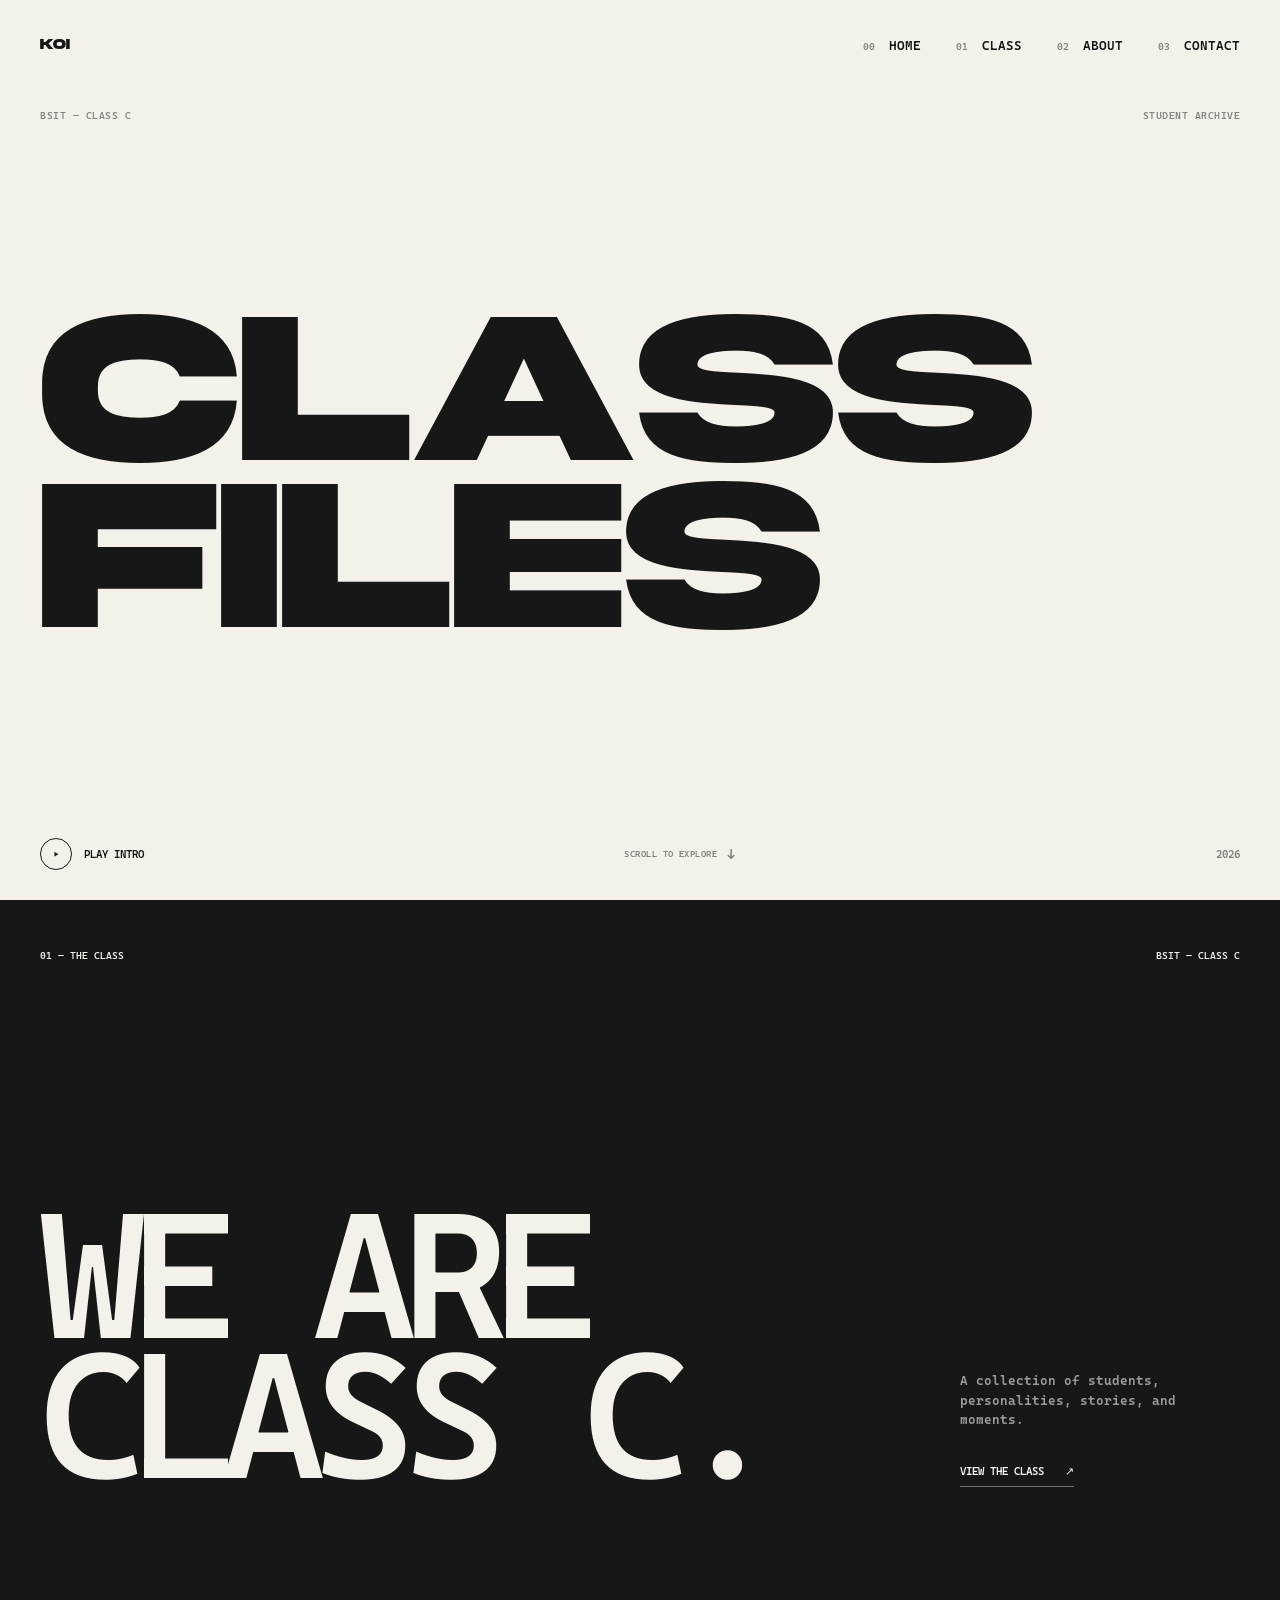
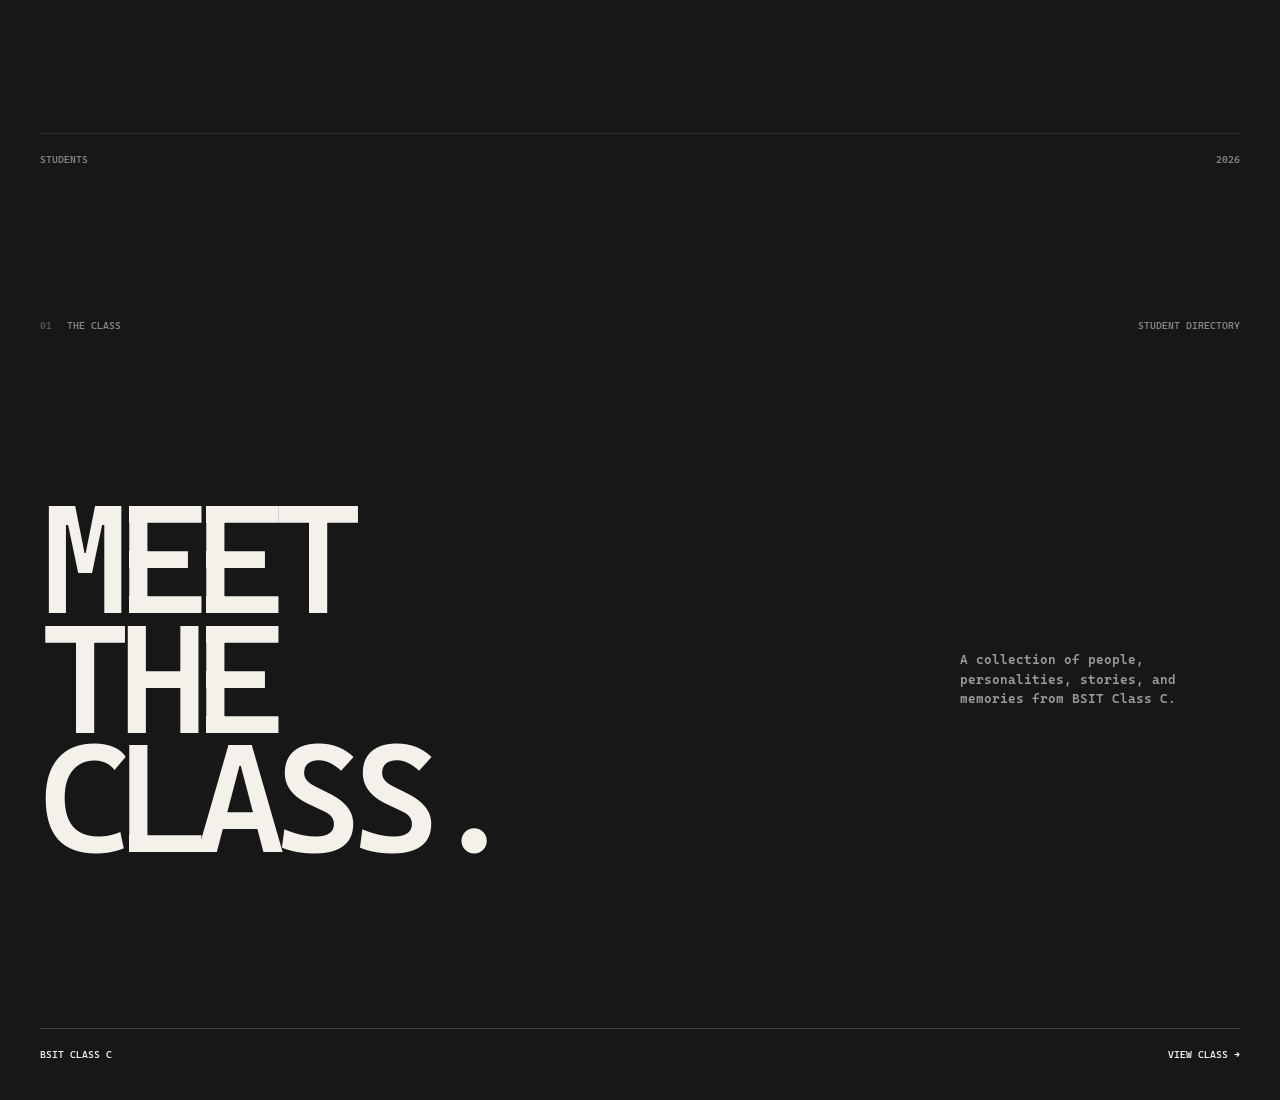
<file: index.html>
<!DOCTYPE html>
<html lang="en">
<head>
    <meta charset="UTF-8">
    <meta name="viewport" content="width=device-width, initial-scale=1.0">

    <title>BSIT C FILES</title>

    <link rel="stylesheet" href="home.css">
</head>

<body>
    <header class="navbar">

        <a href="index.html" class="logo">
            koi
        </a>

        <nav class="nav-links">
            <a href="index.html">
                <span>00</span>
                HOME
            </a>

            <a href="class.html">
                <span>01</span>
                CLASS
            </a>

            <a href="about.html">
                <span>02</span>
                ABOUT
            </a>

            <a href="contact.html">
                <span>03</span>
                CONTACT
            </a>
        </nav>

        <button
            class="menu-button"
            id="menuButton"
            aria-label="Open menu"
            aria-expanded="false"
        >
            <span></span>
            <span></span>
        </button>

    </header>
    
    <div class="menu-overlay" id="menuOverlay">

        <div class="menu-header">

            <div class="menu-logo">
                CLASS C FILES
            </div>

            <button
                class="close-button"
                id="closeButton"
                aria-label="Close menu"
            >
                CLOSE
            </button>

        </div>


        <nav class="fullscreen-nav">

            <a href="index.html">
                <span>00</span>
                HOME
            </a>

            <a href="class.html">
                <span>01</span>
                CLASS
            </a>

            <a href="about.html">
                <span>02</span>
                ABOUT
            </a>

            <a href="contact.html">
                <span>03</span>
                CONTACT
            </a>

        </nav>


        <div class="menu-footer">

            <span>BSIT — CLASS C</span>
            <span>2026</span>

        </div>

    </div>


    <div class="menu-overlay" id="menuOverlay">

        <div class="menu-header">

            <div class="menu-logo">
                CLASS C FILES
            </div>

            <button
                class="close-button"
                id="closeButton"
                aria-label="Close menu"
            >
                CLOSE
            </button>

        </div>


        <nav class="fullscreen-nav">


            <a href="index.html">
                <span>00</span>
                HOME
            </a>
            
            <a href="class.html">
                <span>01</span>
                CLASS
            </a>

            <a href="about.html">
                <span>02</span>
                ABOUT
            </a>

            <a href="contact.html">
                <span>03</span>
                CONTACT
            </a>

        </nav>


        <div class="menu-footer">
            <span>BSIT — CLASS C</span>
            <span>2026</span>
        </div>

    </div>

    <main>
        <audio id="classSong" preload="metadata" loop src="class-song.mp3"></audio>
        <section class="hero" id="home">

            <div class="hero-top">
                <span>BSIT — CLASS C</span>
                <span>STUDENT ARCHIVE</span>
            </div>


            <div class="hero-title">

                <h1>CLASS</h1>
                <h1>FILES</h1>

            </div>


            <div class="hero-bottom">

                <button class="play-button" id="playButton">

                    <span class="play-icon">▶</span>

                    <span class="play-text">
                        PLAY INTRO
                    </span>

                </button>


                <div class="scroll-indicator">

                    <span>
                        SCROLL TO EXPLORE
                    </span>

                    <span class="scroll-arrow">
                        ↓
                    </span>

                </div>


                <span class="hero-year">
                    2026
                </span>

            </div>

        </section>


        <section class="class-intro" id="class">

            <div class="class-intro-top">

                <span>
                    01 — THE CLASS
                </span>

                <span>
                    BSIT — CLASS C
                </span>

            </div>


            <div class="class-intro-content">

                <h2>
                    WE ARE<br>
                    CLASS C.
                </h2>


                <div class="class-intro-description">

                    <p>
                        A collection of students,
                        personalities, stories,
                        and moments.
                    </p>


                    <a
                        href="class.html"
                        class="class-link"
                    >
                        VIEW THE CLASS

                        <span>↗</span>
                    </a>

                </div>

            </div>


            <div class="class-intro-bottom">

                <span>
                    STUDENTS
                </span>

                <span>
                    2026
                </span>

            </div>

        </section>

        <section
            class="directory"
            id="directory"
        >

            <div class="directory-header">

                <div>

                    <span class="section-number">
                        01
                    </span>

                    <span>
                        THE CLASS
                    </span>

                </div>


                <span>
                    STUDENT DIRECTORY
                </span>

            </div>


            <div class="directory-intro">

                <h2>
                    MEET<br>
                    THE<br>
                    CLASS.
                </h2>


                <p>
                    A collection of people,
                    personalities, stories,
                    and memories from
                    BSIT Class C.
                </p>

            </div>


            <div class="directory-line"></div>


            <div class="directory-footer">

                <span>
                    BSIT CLASS C
                </span>


                <a href="class.html">
                    VIEW CLASS →
                </a>

            </div>

        </section>

    </main>


    <footer></footer>


    <script src="home.js"></script>

    

</body>
</html>
</file>
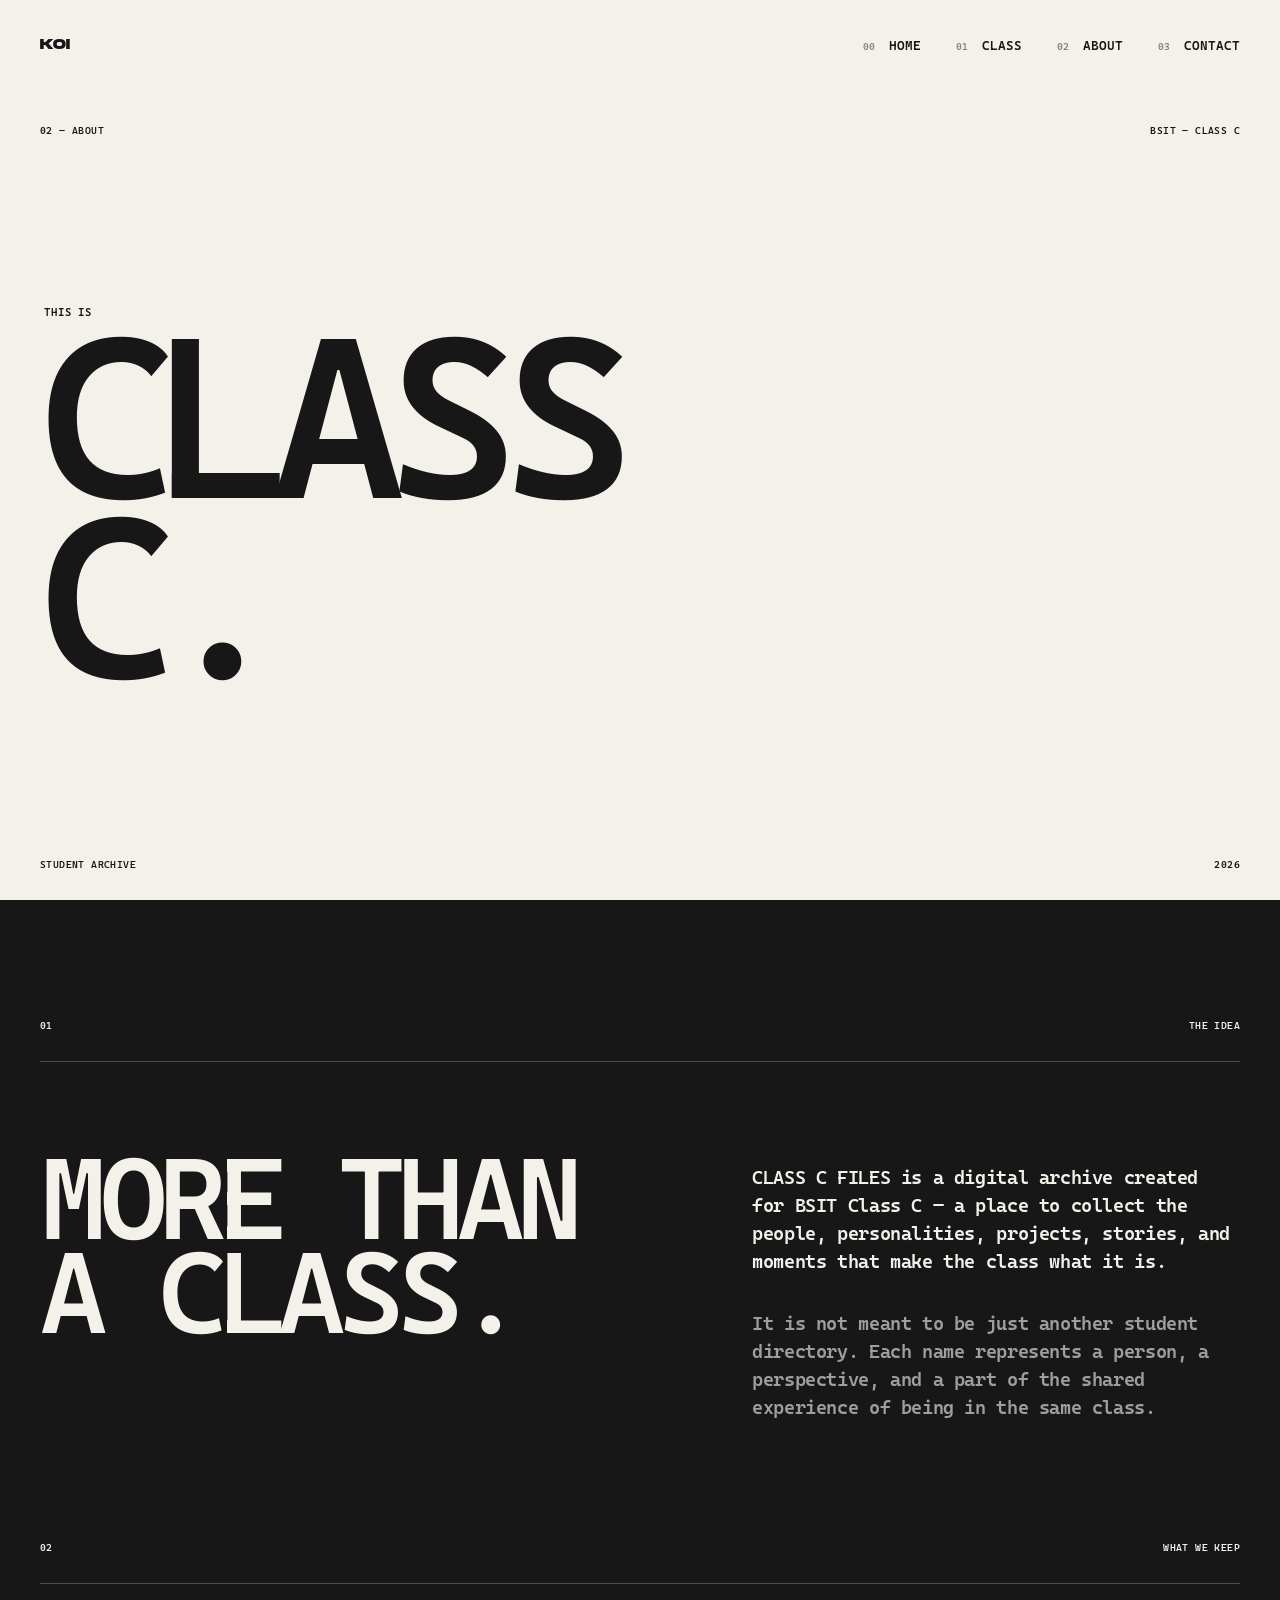
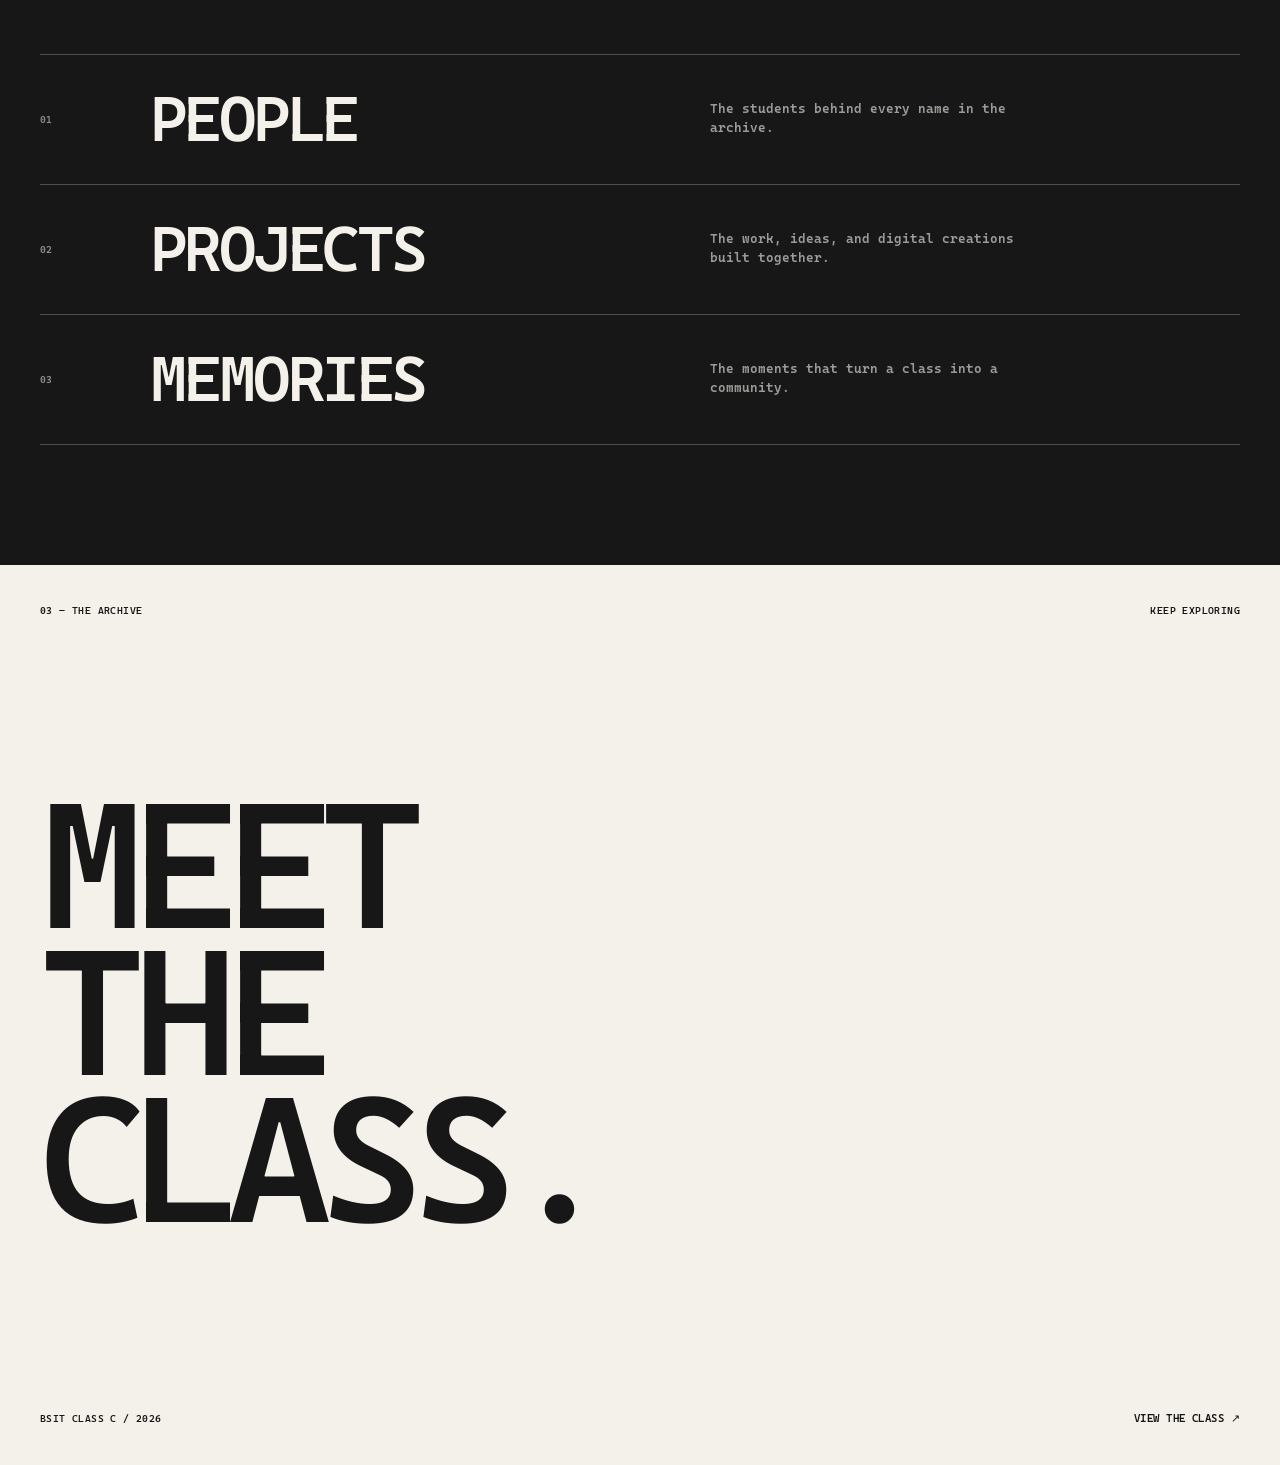
<file: about.html>
<!DOCTYPE html>
<html lang="en">
<head>
    <meta charset="UTF-8">
    <meta name="viewport" content="width=device-width, initial-scale=1.0">
    <meta name="description" content="About BSIT Class C — a student archive documenting people, projects, personalities, and memories.">
    <title>About — CLASS C FILES</title>
    <link rel="stylesheet" href="about.css">
</head>
<body class="about-page-body">

   <header class="navbar">

        <a href="index.html" class="logo">
            koi
        </a>

        <nav class="nav-links">
            <a href="index.html">
                <span>00</span>
                HOME
            </a>

            <a href="class.html">
                <span>01</span>
                CLASS
            </a>

            <a href="about.html">
                <span>02</span>
                ABOUT
            </a>

            <a href="contact.html">
                <span>03</span>
                CONTACT
            </a>
        </nav>

        <button
            class="menu-button"
            id="menuButton"
            aria-label="Open menu"
            aria-expanded="false"
        >
            <span></span>
            <span></span>
        </button>

    </header>

    <div class="menu-overlay" id="menuOverlay">

        <div class="menu-header">

            <div class="menu-logo">
                CLASS C FILES
            </div>

            <button
                class="close-button"
                id="closeButton"
                aria-label="Close menu"
            >
                CLOSE
            </button>

        </div>


        <nav class="fullscreen-nav">


            <a href="index.html">
                <span>00</span>
                HOME
            </a>
            <a href="class.html">
                <span>01</span>
                CLASS
            </a>

            <a href="about.html">
                <span>02</span>
                ABOUT
            </a>

            <a href="contact.html">
                <span>03</span>
                CONTACT
            </a>

        </nav>


        <div class="menu-footer">
            <span>BSIT — CLASS C</span>
            <span>2026</span>
        </div>

    </div>
    <main class="about-page">
        <section class="about-hero">
            <div class="about-topline">
                <span>02 — ABOUT</span>
                <span>BSIT — CLASS C</span>
            </div>

            <div class="about-title">
                <span>THIS IS</span>
                <h1>CLASS<br>C.</h1>
            </div>

            <div class="about-hero-bottom">
                <span>STUDENT ARCHIVE</span>
                <span>2026</span>
            </div>
        </section>

        <section class="about-story">
            <div class="about-section-label">
                <span>01</span>
                <span>THE IDEA</span>
            </div>

            <div class="about-story-grid">
                <h2>MORE THAN<br>A CLASS.</h2>
                <div class="about-copy">
                    <p>
                        CLASS C FILES is a digital archive created for BSIT Class C —
                        a place to collect the people, personalities, projects, stories,
                        and moments that make the class what it is.
                    </p>
                    <p>
                        It is not meant to be just another student directory. Each name
                        represents a person, a perspective, and a part of the shared
                        experience of being in the same class.
                    </p>
                </div>
            </div>
        </section>

        <section class="about-values">
            <div class="about-section-label">
                <span>02</span>
                <span>WHAT WE KEEP</span>
            </div>

            <div class="about-list">
                <div class="about-list-item">
                    <span>01</span>
                    <strong>PEOPLE</strong>
                    <p>The students behind every name in the archive.</p>
                </div>
                <div class="about-list-item">
                    <span>02</span>
                    <strong>PROJECTS</strong>
                    <p>The work, ideas, and digital creations built together.</p>
                </div>
                <div class="about-list-item">
                    <span>03</span>
                    <strong>MEMORIES</strong>
                    <p>The moments that turn a class into a community.</p>
                </div>
            </div>
        </section>

        <section class="about-end">
            <div class="about-end-top">
                <span>03 — THE ARCHIVE</span>
                <span>KEEP EXPLORING</span>
            </div>

            <h2>MEET<br>THE<br>CLASS.</h2>

            <div class="about-end-footer">
                <span>BSIT CLASS C / 2026</span>
                <a href="class.html">VIEW THE CLASS ↗</a>
            </div>
        </section>
    </main>

    <script src="about.js"></script>
    
</body>
</html>
</file>
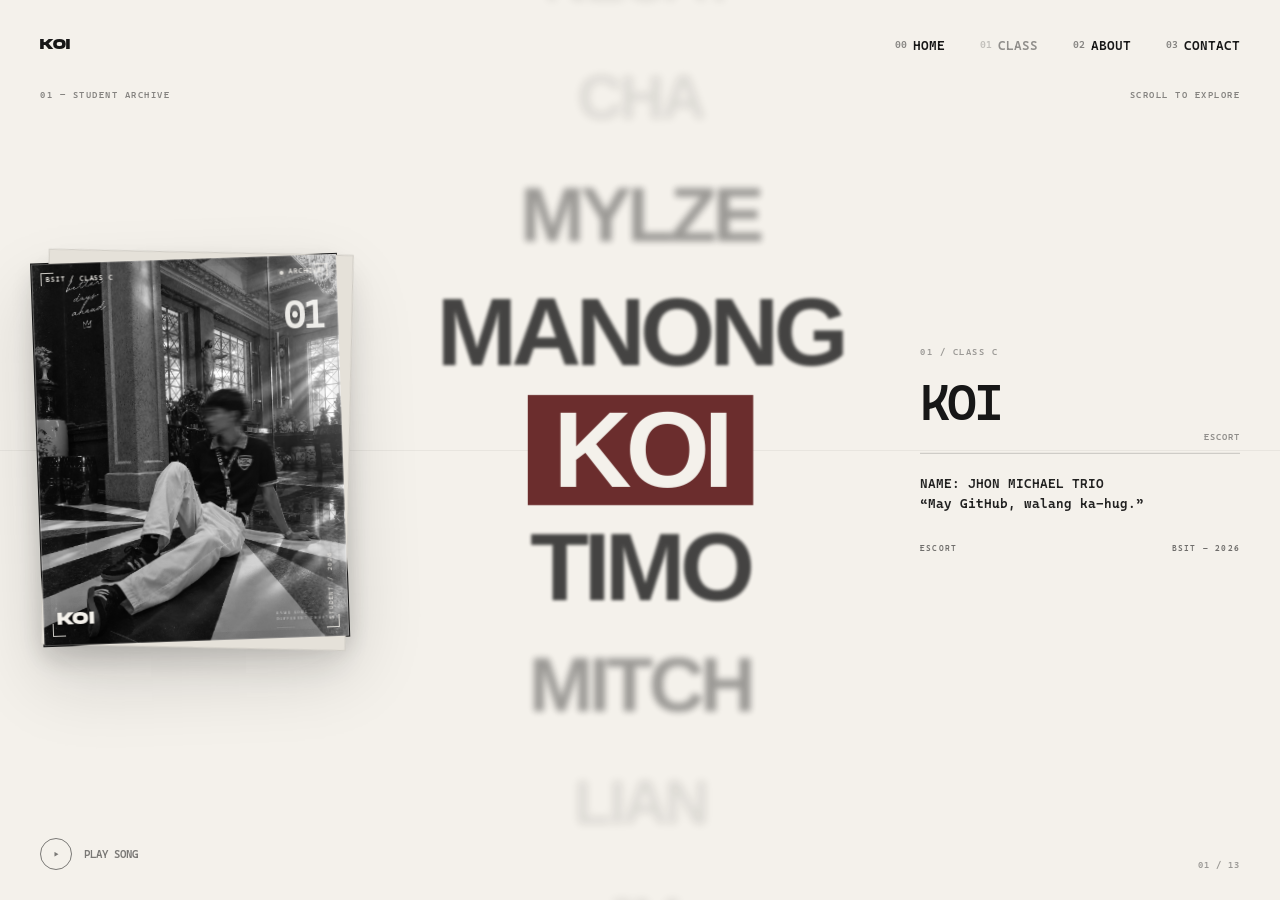
<file: class.html>
<!DOCTYPE html>
<html lang="en">
<head>
    <meta charset="UTF-8" />
    <meta name="viewport" content="width=device-width, initial-scale=1.0, maximum-scale=1.0, user-scalable=no" />
    <title>CLASS C — STUDENT ARCHIVE</title>
    <link rel="stylesheet" href="class.css" />
</head>
<body>
    <header class="navbar">
        <a href="index.html" class="logo">koi</a>
        <nav class="nav-links">
            <a href="index.html"><span>00</span>HOME</a>
            <a href="class.html" class="current"><span>01</span>CLASS</a>
            <a href="about.html"><span>02</span>ABOUT</a>
            <a href="contact.html"><span>03</span>CONTACT</a>
        </nav>
        <button class="menu-button" id="menuButton" aria-label="Open menu" aria-expanded="false">
            <span></span><span></span>
        </button>
    </header>

    <div class="menu-overlay" id="menuOverlay">
        <div class="menu-header">
            <div class="menu-logo">CLASS C FILES</div>
            <button class="close-button" id="closeButton" aria-label="Close menu">CLOSE</button>
        </div>
        <nav class="fullscreen-nav">
            <a href="index.html"><span>00</span>HOME</a>
            <a href="class.html"><span>01</span>CLASS</a>
            <a href="about.html"><span>02</span>ABOUT</a>
            <a href="contact.html"><span>03</span>CONTACT</a>
        </nav>
        <div class="menu-footer">
            <span>BSIT — CLASS C</span>
            <span>2026</span>
        </div>
    </div>

    <main class="archive-page">
        <div class="archive-top">
            <span>01 — STUDENT ARCHIVE</span>
            <span>SCROLL TO EXPLORE</span>
        </div>

        <div class="center-line"></div>

        <div class="student-photo-panel" id="photoPanel">
            <button class="nav-arrow prev" id="prevBtn" aria-label="Previous student">‹</button>
            <button class="nav-arrow next" id="nextBtn" aria-label="Next student">›</button>
        </div>

        <div class="student-info">
            <div class="info-content" id="infoContent">
                <span class="info-number" id="infoNumber">01 / CLASS C</span>
                <h2 class="info-name" id="infoName">KOI</h2>
                <div class="info-line"></div>
                <p class="info-description" id="infoDescription">Creative developer who enjoys building interactive digital experiences.</p>
                <div class="info-meta">
                    <span id="infoRole">STUDENT</span>
                    <span>BSIT — 2026</span>
                </div>
            </div>
        </div>

        <div class="student-viewport" id="studentViewport">
            <div class="student-list" id="studentList"></div>
        </div>

        <div class="scroll-hint" id="scrollHint">SCROLL ↓</div>
        <div class="page-counter">
            <strong id="currentNumber">01</strong> / <span id="totalNumber">10</span>
        </div>

        <audio id="classSong" preload="metadata" loop src="class-song.mp3"></audio>
        <button class="archive-play-button" id="playButton">
            <span class="play-icon">▶</span>
            <span class="play-text">PLAY SONG</span>
        </button>
    </main>

    <script src="class.js"></script>
</body>
</html>
</file>
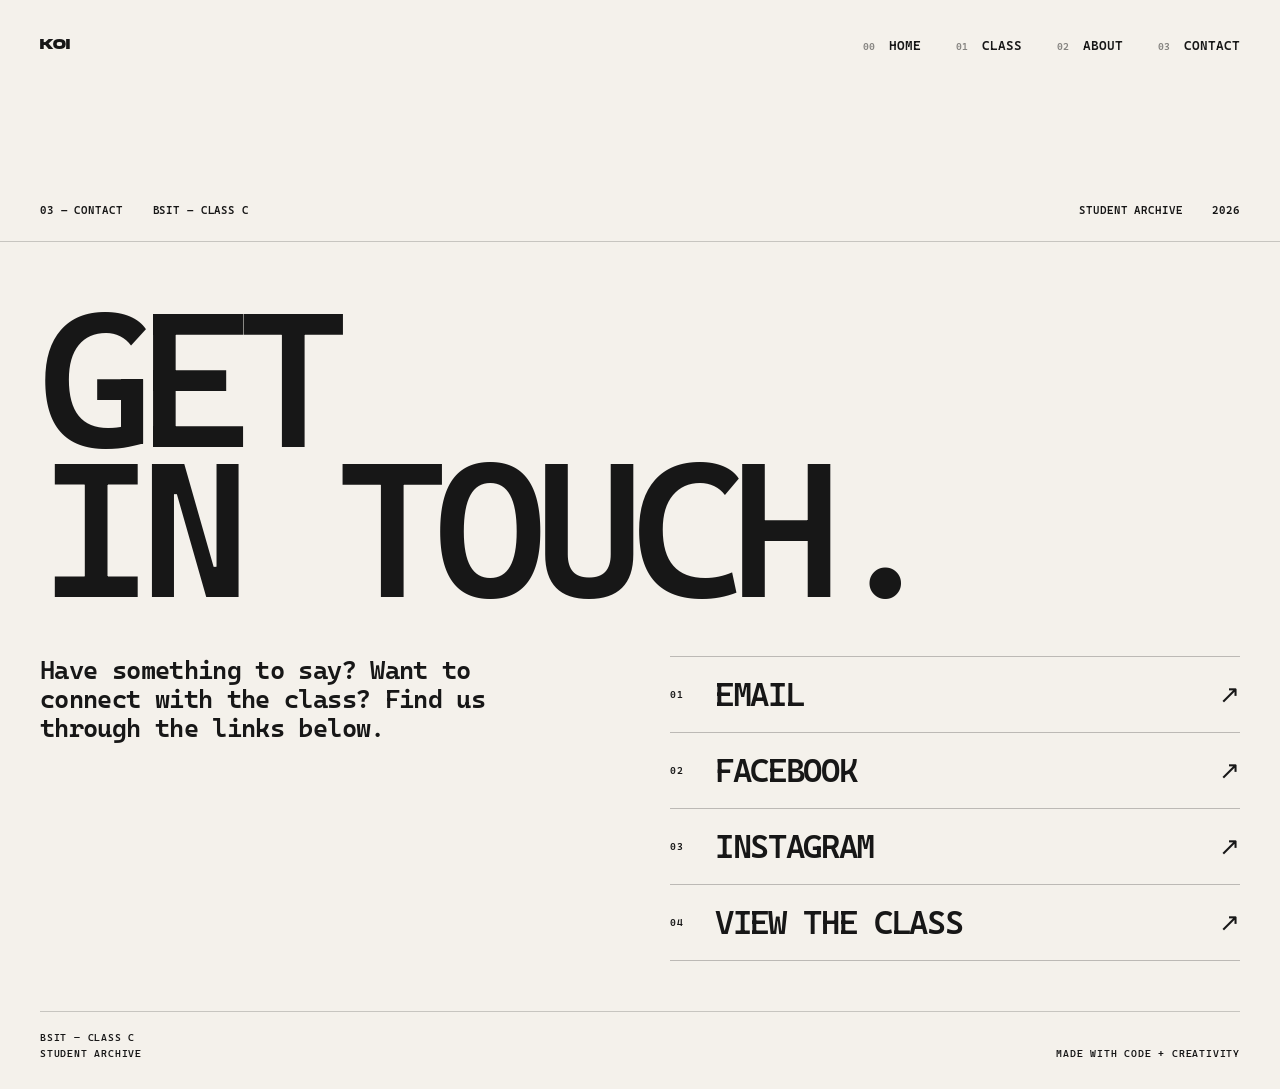
<file: contact.html>
<!DOCTYPE html>
<html lang="en">
<head>
    <meta charset="UTF-8">
    <meta name="viewport" content="width=device-width, initial-scale=1.0">

    <title>CONTACT — BSIT CLASS C</title>

    <link rel="stylesheet" href="contact.css">
</head>

<body>

   <header class="navbar">

        <a href="index.html" class="logo">
            koi
        </a>

        <nav class="nav-links">
            <a href="index.html">
                <span>00</span>
                HOME
            </a>

            <a href="class.html">
                <span>01</span>
                CLASS
            </a>

            <a href="about.html">
                <span>02</span>
                ABOUT
            </a>

            <a href="contact.html">
                <span>03</span>
                CONTACT
            </a>
        </nav>

        <button
            class="menu-button"
            id="menuButton"
            aria-label="Open menu"
            aria-expanded="false"
        >
            <span></span>
            <span></span>
        </button>

    </header>

    <div class="menu-overlay" id="menuOverlay">

        <div class="menu-header">

            <div class="menu-logo">
                CLASS C FILES
            </div>

            <button
                class="close-button"
                id="closeButton"
                aria-label="Close menu"
            >
                CLOSE
            </button>

        </div>


        <nav class="fullscreen-nav">

            <a href="index.html">
                <span>00</span>
                HOME
            </a>
            <a href="class.html">
                <span>01</span>
                CLASS
            </a>

            <a href="about.html">
                <span>02</span>
                ABOUT
            </a>

            <a href="contact.html">
                <span>03</span>
                CONTACT
            </a>

        </nav>


        <div class="menu-footer">
            <span>BSIT — CLASS C</span>
            <span>2026</span>
        </div>

    </div>

    <main class="contact-page">

        <div class="contact-top">

            <div class="contact-top-left">

                <span>03 — CONTACT</span>

                <span>BSIT — CLASS C</span>

            </div>

            <div class="contact-top-right">

                <span>STUDENT ARCHIVE</span>

                <span>2026</span>

            </div>

        </div>


        <section class="contact-main">

            <div class="contact-heading">

                <h1 class="line">
                    GET
                </h1>

                <h1 class="line">
                    IN TOUCH.
                </h1>

            </div>

            <div class="contact-middle">


                <div class="contact-intro">

                    <p>
                        Have something to say?
                        Want to connect with the class?
                        Find us through the links below.
                    </p>

                </div>


                <div class="contact-links">

                    <a
                        href="mailto:jmtrioo06@email.com"
                        class="contact-item"
                        data-hover="SEND EMAIL"
                    >

                        <span class="contact-number">
                            01
                        </span>

                        <span class="contact-name">
                            EMAIL
                        </span>

                        <span class="contact-arrow">
                            ↗
                        </span>

                    </a>


                    <a
                        href="https://www.facebook.com/whoskoiz"
                        class="contact-item"
                        data-hover="FACEBOOK"
                    >

                        <span class="contact-number">
                            02
                        </span>

                        <span class="contact-name">
                            FACEBOOK
                        </span>

                        <span class="contact-arrow">
                            ↗
                        </span>

                    </a>

                    <a
                        href="https://www.instagram.com/itsalwayzkoi/"
                        class="contact-item"
                        data-hover="INSTAGRAM"
                    >

                        <span class="contact-number">
                            03
                        </span>

                        <span class="contact-name">
                            INSTAGRAM
                        </span>

                        <span class="contact-arrow">
                            ↗
                        </span>

                    </a>


                    <a
                        href="class.html"
                        class="contact-item"
                        data-hover="VIEW CLASS"
                    >

                        <span class="contact-number">
                            04
                        </span>

                        <span class="contact-name">
                            VIEW THE CLASS
                        </span>

                        <span class="contact-arrow">
                            ↗
                        </span>

                    </a>

                </div>

            </div>

            <div class="contact-bottom">

                <div class="contact-bottom-left">

                    <span>BSIT — CLASS C</span>

                    <span>STUDENT ARCHIVE</span>

                </div>

                <div class="contact-bottom-right">

                    <span>MADE WITH CODE + CREATIVITY</span>

                </div>

            </div>

        </section>

    </main>

    

    <script src="contact.js"></script>

</body>
</html>
</file>
<file: home.css>
@font-face {
    font-family: Cascadia;
    src: url(static/CascadiaCode-SemiBold.ttf);
}
@font-face{
  font-family:"AKIRA";
  src:url("static/Akira\ Expanded\ Demo.otf") format("opentype");
 
}
* {
    margin: 0;
    padding: 0;
    box-sizing: border-box;
}

html {
    scroll-behavior: smooth;
    scrollbar-width: none;
}
html::-webkit-scrollbar {
    display: none;
}

body {
    background: #f4f1eb;
    color: #171717;
    font-family:
        Cascadia,
        AKIRA;
    overflow-x: hidden;
}

.navbar {
    width: 100%;
    height: 90px;
    padding: 0 40px;
    display: flex;
    align-items: center;
    justify-content: space-between;
    position: relative;
    z-index: 900;
}

.logo {
    font-family: AKIRA;
    color: inherit;
    text-decoration: none;
    font-size: 14px;
    font-weight: 700;
    letter-spacing: -0.02em;
    transition:
        opacity 0.3s ease,
        transform 0.3s ease;
}

.logo:hover {
    opacity: 0.5;
    transform: translateY(-1px);
}

.nav-links {
    display: flex;
    align-items: center;
    font-family: Cascadia;
    gap: 35px;
}

.nav-links a {
    position: relative;
    color: inherit;
    text-decoration: none;
    font-size: 13px;
    font-weight: 500;
}

.nav-links a span {
    margin-right: 6px;
    opacity: 0.5;
    font-size: 10px;
}

.nav-links a::after {
    content: "";
    position: absolute;
    left: 0;
    bottom: -5px;
    width: 0;
    height: 1px;
    background: currentColor;
    transition:
        width 0.3s ease;
}

.nav-links a:hover::after {
    width: 100%;
}

.menu-button {
    width: 42px;
    height: 42px;
    border: none;
    background: transparent;
    display: none;
    flex-direction: column;
    justify-content: center;
    gap: 6px;
    cursor: pointer;
    color: inherit;
}

.menu-button span {
    display: block;
    width: 100%;
    height: 1px;
    background: currentColor;
    transform-origin: center;
    transition:
        transform 0.35s cubic-bezier(0.16, 1, 0.3, 1);
}

.menu-button.active span:first-child {
    transform:
        translateY(3.5px)
        rotate(45deg);
}

.menu-button.active span:last-child {
    transform:
        translateY(-3.5px)
        rotate(-45deg);
}

.menu-overlay {
    position: fixed;
    inset: 0;
    z-index: 1000;
    background: #171717;
    color: #f4f1eb;
    padding: 40px;
    display: flex;
    flex-direction: column;
    visibility: hidden;
    opacity: 0;
    transform: translateY(-20px);
    transition:
        opacity 0.4s ease,
        transform 0.4s ease,
        visibility 0.4s;
}

.menu-overlay.active {
    visibility: visible;
    opacity: 1;
    transform: translateY(0);
}

.menu-header {
    display: flex;
    align-items: center;
    justify-content: space-between;
    opacity: 0;
    transform: translateY(-15px);
    transition:
        opacity 0.5s ease,
        transform 0.5s ease;
}

.menu-overlay.active .menu-header {
    opacity: 1;
    transform: translateY(0);
    transition-delay: 0.1s;
}

.menu-logo {
    font-size: 14px;
    font-weight: 700;
    letter-spacing: -0.02em;
}

.close-button {
    border: none;
    background: transparent;
    color: inherit;
    font-family: inherit;
    font-size: 13px;
    cursor: pointer;
    transition:
        opacity 0.3s ease;
}

.close-button:hover {
    opacity: 0.5;
}

.fullscreen-nav {
    flex: 1;
    display: flex;
    flex-direction: column;
    justify-content: center;
    gap: 5px;
}

.fullscreen-nav a {
    display: flex;
    align-items: baseline;
    gap: 25px;
    color: inherit;
    text-decoration: none;
    font-size:
        clamp(55px, 10vw, 150px);
    font-weight: 600;
    line-height: 0.9;
    letter-spacing: -0.06em;
    opacity: 0;
    transform: translateY(60px);
    transition:
        opacity 0.6s ease,
        transform 0.6s cubic-bezier(0.16, 1, 0.3, 1),
        color 0.3s ease;
}

.fullscreen-nav a span {
    font-size: 12px;

    letter-spacing: normal;

    opacity: 0.5;
}

.menu-overlay.active .fullscreen-nav a {
    opacity: 1;

    transform: translateY(0);
}

.menu-overlay.active .fullscreen-nav a:nth-child(1) {
    transition-delay: 0.1s;
}

.menu-overlay.active .fullscreen-nav a:nth-child(2) {
    transition-delay: 0.18s;
}

.menu-overlay.active .fullscreen-nav a:nth-child(3) {
    transition-delay: 0.26s;
}

.fullscreen-nav:hover a {
    opacity: 0.25;
}

.fullscreen-nav a:hover {
    opacity: 1;
}

.menu-footer {
    display: flex;
    justify-content: space-between;
    font-size: 11px;
    opacity: 0;
    transform: translateY(15px);
    transition:
        opacity 0.5s ease,
        transform 0.5s ease;
}

.menu-overlay.active .menu-footer {
    opacity: 0.5;
    transform: translateY(0);
    transition-delay: 0.3s;
}

body.menu-open {
    overflow: hidden;
}

.hero {
    min-height:
        calc(100vh - 90px);
    padding:
        20px 40px 30px;
    display: flex;
    flex-direction: column;
    justify-content: space-between;
    position: relative;
}

.hero-top {
    display: flex;
    justify-content: space-between;
    font-size: 10px;
    text-transform: uppercase;
    letter-spacing: 0.05em;
    opacity: 0.5;
}

.hero-title {
    width: 100%;
}

.hero-title h1 {
    margin: 0;
    margin-bottom: 10px;
    font-family: AKIRA;
    font-size:
        clamp(90px, 17vw, 270px);
    font-weight: 700;
    line-height: 0.72;
    letter-spacing: 1.10px;
    text-transform: uppercase;
    will-change: transform;
}

.hero-bottom {
    display: flex;

    align-items: center;

    justify-content: space-between;
}

.play-button {
    display: flex;
    align-items: center;
    gap: 12px;
    border: none;
    background: transparent;
    color: inherit;
    font-family: inherit;
    font-size: 11px;
    cursor: pointer;
}

.play-icon {
    width: 32px;
    height: 32px;
    border: 1px solid currentColor;
    border-radius: 50%;
    display: flex;
    align-items: center;
    justify-content: center;
    font-size: 8px;
    transition:
        transform 0.3s ease,
        background 0.3s ease,
        color 0.3s ease;
}

.play-button:hover .play-icon {
    transform: scale(1.15);
    background: #171717;
    color: #f4f1eb;
}

.play-button.playing .play-icon {
    transform: scale(1.08);
}

.hero-year {
    font-size: 11px;

    opacity: 0.5;
}

.scroll-indicator {
    display: flex;
    align-items: center;
    gap: 10px;
    font-size: 9px;
    letter-spacing: 0.05em;
    opacity: 0.5;
    animation:
        scrollFloat 2s ease-in-out infinite;
}

.scroll-arrow {
    font-size: 14px;
}

@keyframes scrollFloat {

    0% {
        transform: translateY(0);
    }

    50% {
        transform: translateY(5px);
    }

    100% {
        transform: translateY(0);
    }

}

.class-intro {
    min-height: 100vh;
    padding:
        50px 40px 35px;
    background: #171717;
    color: #f4f1eb;
    display: flex;
    flex-direction: column;
    justify-content: space-between;
    position: relative;
    overflow: hidden;
}

.class-intro-top {
    display: flex;
    justify-content: space-between;
    font-size: 10px;
    opacity: 0.5;
    text-transform: uppercase;
    transform: translateY(40px);
    transition:
        opacity 0.8s ease,
        transform 0.8s cubic-bezier(0.16, 1, 0.3, 1);
}

.class-intro-content {
    display: flex;
    align-items: flex-end;
    justify-content: space-between;
    gap: 50px;
}

.class-intro-content h2 {
    font-size:
        clamp(80px, 14vw, 220px);
    font-weight: 600;
    line-height: 0.78;
    letter-spacing: -0.08em;
    opacity: 0;
    transform: translateY(80px);
    transition:
        opacity 0.9s ease,
        transform 0.9s cubic-bezier(0.16, 1, 0.3, 1);
}

.class-intro-description {
    width: 280px;
    display: flex;
    flex-direction: column;
    gap: 35px;
    opacity: 0;
    transform: translateY(60px);
    transition:
        opacity 0.8s ease,
        transform 0.8s cubic-bezier(0.16, 1, 0.3, 1);
}

.class-intro-description p {
    font-size: 13px;
    line-height: 1.5;
    opacity: 0.6;
}

.class-link {
    width: fit-content;
    color: inherit;
    text-decoration: none;
    font-size: 11px;
    padding-bottom: 8px;
    border-bottom:
        1px solid
        rgba(244, 241, 235, 0.4);
    transition:
        opacity 0.3s ease,
        padding 0.3s ease;
}

.class-link span {
    margin-left: 15px;
    display: inline-block;
    transition:
        transform 0.3s ease;
}

.class-link:hover {
    opacity: 0.6;
    padding-left: 5px;
}

.class-link:hover span {
    transform:
        translate(4px, -4px);
}

.class-intro-bottom {
    padding-top: 20px;
    border-top:
        1px solid
        rgba(244, 241, 235, 0.2);
    display: flex;
    justify-content: space-between;
    font-size: 10px;
    opacity: 0;
    transform: translateY(25px);
    transition:
        opacity 0.8s ease,
        transform 0.8s cubic-bezier(0.16, 1, 0.3, 1);
}

.class-intro.is-visible
.class-intro-top {

    opacity: 1;
    transform: translateY(0);
    transition-delay: 0.05s;
}


.class-intro.is-visible
.class-intro-content h2 {

    opacity: 1;
    transform: translateY(0);
    transition-delay: 0.1s;
}


.class-intro.is-visible
.class-intro-description {

    opacity: 1;
    transform: translateY(0);
    transition-delay: 0.25s;
}


.class-intro.is-visible
.class-intro-bottom {

    opacity: 0.5;
    transform: translateY(0);
    transition-delay: 0.35s;
}

.directory {
    min-height: 100vh;
    padding:
        120px 40px 40px;
    background: #171717;
    color: #f4f1eb;
    display: flex;
    flex-direction: column;
    position: relative;
    overflow: hidden;
}

.directory-header {
    display: flex;
    justify-content: space-between;
    font-size: 10px;
    opacity: 0;
    transform: translateY(40px);
    transition:
        opacity 0.8s ease,
        transform 0.8s cubic-bezier(0.16, 1, 0.3, 1);
}

.directory-header > div {
    display: flex;
    gap: 15px;
}
.section-number {
    opacity: 0.6;
}


.directory-intro {
    flex: 1;
    display: flex;
    align-items: center;
    justify-content: space-between;
}


.directory-intro h2 {
    font-size:
        clamp(70px, 12vw, 180px);
    line-height: 0.78;
    letter-spacing: -0.08em;
    font-weight: 600;
    opacity: 0;
    transform: translateY(60px);
    transition:
        opacity 0.9s ease,
        transform 0.9s cubic-bezier(0.16, 1, 0.3, 1);
}

.directory-intro p {
    width: 280px;
    font-size: 13px;
    line-height: 1.5;
    opacity: 0;
    transform: translateY(50px);
    transition:
        opacity 0.8s ease,
        transform 0.8s cubic-bezier(0.16, 1, 0.3, 1);
}

.directory-line {
    width: 100%;
    height: 1px;
    background: currentColor;
    opacity: 0.2;
    transform:
        scaleX(0);
    transform-origin: left;
    transition:
        transform 1s cubic-bezier(0.16, 1, 0.3, 1);
}

.directory-footer {
    padding-top: 20px;
    display: flex;
    justify-content: space-between;
    font-size: 10px;
    opacity: 0;
    transform: translateY(25px);
    transition:
        opacity 0.8s ease,
        transform 0.8s cubic-bezier(0.16, 1, 0.3, 1);
}

.directory-footer a {
    color: inherit;
    text-decoration: none;
    transition:
        opacity 0.3s ease,
        transform 0.3s ease;
}

.directory-footer a:hover {
    opacity: 0.5;
    transform:
        translateX(5px);
}

.directory.show .directory-header {
    opacity: 0.5;
    transform: translateY(0);
    transition-delay: 0.05s;
}


.directory.show .directory-intro h2 {
    opacity: 1;
    transform: translateY(0);
    transition-delay: 0.1s;
}

.directory.show .directory-intro p {
    opacity: 0.6;
    transform: translateY(0);
    transition-delay: 0.25s;
}


.directory.show .directory-line {
    transform:
        scaleX(1);
    transition-delay: 0.35s;
}


.directory.show .directory-footer {
    opacity: 1;
    transform: translateY(0);
    transition-delay: 0.45s;
}

footer {
    height: 0;
}

@media (max-width: 768px) {

    .navbar {
        height: 75px;

        padding:
            0 20px;
    }


    .nav-links {
        display: none;
    }


    .menu-button {
        display: flex;
    }

    .menu-overlay {
        padding:
            25px 30px;
    }


    .fullscreen-nav a {
        font-size:
            clamp(48px, 15vw, 90px);
        gap: 15px;
    }

    .hero {
        min-height:
            calc(100vh - 75px);
        padding:
            20px;
    }


    .hero-top {
        font-size: 9px;
    }


    .hero-title h1 {
        font-size:
            clamp(65px, 20vw, 130px);
        line-height: 0.8;
    }


    .hero-title h1:nth-child(2) {
        margin-left: 20%;
    }


    .hero-bottom {
        padding-bottom: 10px;
        align-items: flex-end;
    }


    .scroll-indicator {
        display: none;
    }


    .class-intro {
        min-height: 100vh;
        padding:
            35px 20px 25px;
    }


    .class-intro-content {
        flex-direction: column;
        align-items: flex-start;
        justify-content: center;

        gap: 50px;
    }


    .class-intro-content h2 {
        font-size:
            clamp(65px, 19vw, 120px);
    }


    .class-intro-description {
        width: 100%;
        max-width: 300px;
    }

    .directory {
        padding:
            80px 20px 30px;
    }


    .directory-intro {
        flex-direction: column;
        align-items: flex-start;
        justify-content: center;
        gap: 50px;
    }


    .directory-intro h2 {
        font-size:
            clamp(65px, 20vw, 120px);
    }


    .directory-intro p {
        width: 100%;

        max-width: 300px;
    }

}

@media (max-width: 420px) {

    .menu-overlay {
        padding:
            20px;
    }

    .fullscreen-nav a {
        font-size:
            clamp(42px, 16vw, 70px);

        gap: 10px;
    }

    .fullscreen-nav a span {
        font-size: 9px;
    }

    .hero-title h1 {
        font-size:
            clamp(55px, 19vw, 100px);
    }

    .class-intro-content h2 {
        font-size:
            clamp(55px, 18vw, 90px);
    }

    .directory-intro h2 {
        font-size:
            clamp(55px, 19vw, 100px);
    }

}

@media (prefers-reduced-motion: reduce) {

    html {
        scroll-behavior: auto;
    }

    *,
    *::before,
    *::after {
        animation-duration: 0.01ms !important;
        animation-iteration-count: 1 !important;
        transition-duration: 0.01ms !important;
    }

}

html {
    scroll-behavior: smooth;
    scrollbar-width: none;
}

html::-webkit-scrollbar {
    display: none;
}

body {
    cursor: auto;
    -webkit-font-smoothing: antialiased;
    text-rendering: optimizeLegibility;
}

body::before {
    content: "";
    position: fixed;
    inset: 0;
    background: #f4f1eb;
    z-index: 9998;
    pointer-events: none;
    animation: siteCurtain 0.85s cubic-bezier(.16,1,.3,1) forwards;
}

@keyframes siteCurtain {
    from { opacity: 1; }
    to { opacity: 0; visibility: hidden; }
}

body.menu-open {
    overflow: hidden;
    height: 100vh;
}

.nav-links a,
.logo,
.menu-button,
.close-button,
.fullscreen-nav a,
.play-button,
.class-link,
.directory-footer a {
    -webkit-tap-highlight-color: transparent;
}

.nav-links a:focus-visible,
.logo:focus-visible,
.menu-button:focus-visible,
.close-button:focus-visible,
.fullscreen-nav a:focus-visible,
.play-button:focus-visible,
.class-link:focus-visible,
.directory-footer a:focus-visible {
    outline: 1px solid currentColor;
    outline-offset: 6px;
}

.menu-button.active span:first-child {
    top: 23px;
    transform: rotate(45deg);
}

.menu-button.active span:last-child {
    top: 23px;
    transform: rotate(-45deg);
}

.nav-links a,
.logo,
.fullscreen-nav a,
.close-button {
    transition:
        opacity 0.3s ease,
        transform 0.45s cubic-bezier(.16,1,.3,1);
}

.logo:hover {
    transform: translateY(-1px);
}

.fullscreen-nav a:hover {
    transform: translateX(8px);
}

.site-cursor{position:fixed!important;left:0;top:0;width:18px;height:18px;border:1px solid #171717;border-radius:50%;pointer-events:none!important;z-index:2147483647!important;opacity:0;visibility:hidden;background:#f4f1eb;box-shadow:0 3px 18px rgba(0,0,0,.12);will-change:transform,width,height;transition:width .45s cubic-bezier(.16,1,.3,1),height .45s cubic-bezier(.16,1,.3,1),opacity .18s ease,visibility .18s ease,background-color .3s ease}
.site-cursor.is-visible{opacity:1;visibility:visible}
.site-cursor::after{content:"";position:absolute;left:50%;top:50%;width:4px;height:4px;border-radius:50%;background:#171717;transform:translate(-50%,-50%);transition:opacity .2s ease}
.site-cursor.is-hovering{width:48px;height:48px;background:#7e3636;border-color:#171717}
.site-cursor.is-hovering::after{opacity:0}
.site-cursor.has-label{width:44px;height:44px}
.site-cursor .cursor-label{position:absolute;inset:0;display:flex;align-items:center;justify-content:center;color:#f4f1eb;font-size:8px;font-weight:700;letter-spacing:.14em;opacity:0;transform:scale(.7);transition:opacity .2s ease,transform .45s cubic-bezier(.16,1,.3,1)}
.site-cursor.has-label .cursor-label{opacity:1;transform:scale(1)}
@media (hover:hover) and (pointer:fine) and (min-width:901px){html,body,a,button,[role="button"],.student,.student-name{cursor:none!important}}
@media (hover:none),(pointer:coarse),(max-width:900px){.site-cursor{display:none!important}}
@media (prefers-reduced-motion:reduce){.site-cursor{transition:none!important}}

.navbar {
    width: 100%;
    height: 90px;
    padding: 0 40px;
    display: flex;
    align-items: center;
    justify-content: space-between;
    position: relative;
    z-index: 900;
}

.navbar .logo {
    flex: 0 0 auto;
}

.navbar .nav-links {
    display: flex;
    align-items: center;
    gap: 35px;
    margin: 0;
    padding: 0;
}

.navbar .nav-links a {
    position: relative;
    color: inherit;
    text-decoration: none;
    font-size: 13px;
    font-weight: 500;
    line-height: 1;
    margin: 0;
    padding: 0;
}

.navbar .nav-links a span {
    margin-right: 6px;
    opacity: 0.5;
    font-size: 10px;
}

.navbar .menu-button {
    flex: 0 0 auto;
    margin: 0;
}

@media (max-width: 768px) {
    .navbar {
        height: 75px;
        padding: 0 20px;
    }

    .navbar .nav-links {
        display: none;
    }
}

body:not(:has(.archive-page)) {
    overflow-x: hidden !important;
    overflow-y: auto !important;
    height: auto !important;
}

body:not(:has(.archive-page)).menu-open {
    overflow: hidden !important;
    height: 100vh !important;
}

body:not(:has(.archive-page)) {
    overflow-x: hidden !important;
    overflow-y: auto !important;
    height: auto !important;
}
body:not(:has(.archive-page)).menu-open {
    overflow: hidden !important;
    height: 100vh !important;
}

html, body {
    min-height: 100%;
}
body {
    overflow-x: hidden;
    overflow-y: auto;
}

@media (hover: hover) and (pointer: fine) and (min-width: 901px) {
    html, body, a, button { cursor: none !important; }
}

.hero-title { position: relative; }
.hero-title h1 { position: relative; z-index: 2; cursor: none; }
.class-hover-photo {
  position: fixed;
  left: 0; top: 0;
  width: clamp(190px, 15vw, 270px);
  aspect-ratio: 4 / 5;
  z-index: 2147483640;
  pointer-events: none;
  opacity: 0;
  visibility: hidden;
  transform: translate3d(-50%, -50%, 0) rotate(-6deg) scale(.82);
  transform-origin: center;
  transition: opacity .28s ease, transform .55s cubic-bezier(.16,1,.3,1), visibility .28s;
  filter: drop-shadow(0 22px 38px rgba(0,0,0,.22));
}
.class-hover-photo.is-active { opacity: 1; visibility: visible; transform: translate3d(-50%, -50%, 0) rotate(-4deg) scale(1); }
.class-hover-photo::before {
  content: ""; position: absolute; inset: 7px -7px -7px 7px;
  background: #171717; border: 1px solid rgba(23,23,23,.15); z-index: -1;
}
.class-hover-photo-frame {
  position: absolute; inset: 0; padding: 9px; background: #f4f1eb; border: 1px solid #171717;
}
.class-hover-photo-frame::after {
  content: ""; position: absolute; inset: 9px;
  background: linear-gradient(135deg, rgba(255,255,255,.08), transparent 42%, rgba(0,0,0,.12));
  pointer-events: none;
}
.class-hover-photo img { width: 100%; height: 100%; object-fit: cover; display: block; filter: grayscale(100%) contrast(1.08); transition: filter .5s ease, transform .7s cubic-bezier(.16,1,.3,1); }
.class-hover-photo.is-active img { filter: grayscale(12%) contrast(1.04); transform: scale(1.035); }
.class-hover-photo-meta { position:absolute; left:18px; right:18px; bottom:14px; display:flex; justify-content:space-between; color:#f4f1eb; font:700 8px/1 Cascadia,monospace; letter-spacing:.12em; text-shadow:0 1px 5px rgba(0,0,0,.35); }
.class-hover-photo-index { position:absolute; top:14px; right:16px; color:#f4f1eb; font:700 9px/1 Cascadia,monospace; letter-spacing:.12em; }
.class-hover-photo-label {
  position:absolute; left:18px; top:14px; color:#f4f1eb; font:700 8px/1 Cascadia,monospace; letter-spacing:.13em;
  text-shadow:0 1px 5px rgba(0,0,0,.35);
}
@media (hover:none),(pointer:coarse),(max-width:900px) { .class-hover-photo { display:none!important; } .hero-title h1 { cursor:auto; } }
@media (prefers-reduced-motion:reduce) { .class-hover-photo { transition:none!important; } .class-hover-photo img { transition:none!important; } }

/* Audio button state */
.play-button.is-playing .play-icon { transform: scale(1.08); }
.play-button.is-playing .play-icon::after { content:""; }


.hero-title h1 {
  --burgundy: #7e3636;
  white-space: nowrap;
}
.hero-letter {
  display: inline-block;
  position: relative;
  color: inherit;
  transform: translate3d(0,0,0) scale(1);
  transform-origin: 50% 82%;
  transition:
    color .22s cubic-bezier(.22,1,.36,1),
    transform .22s cubic-bezier(.22,1,.36,1),
    text-shadow .22s ease,
    filter .22s ease;
  will-change: color, transform;
}
.hero-letter::after {
  content: "";
  position: absolute;
  left: 12%; right: 12%; bottom: 1%;
  height: .055em;
  background: currentColor;
  transform: scaleX(0);
  transform-origin: center;
  transition: transform .24s cubic-bezier(.22,1,.36,1);
  opacity: .9;
}
.hero-letter.is-key-active {
  color: var(--burgundy) !important;
  transform: translate3d(0,-.035em,0) scale(1.035);
  text-shadow: 0 .025em .08em rgba(126,54,54,.16);
  filter: saturate(1.12);
  z-index: 4;
}
.hero-letter.is-key-active::after { transform: scaleX(1); }
.hero-title h1.has-key-active .hero-letter:not(.is-key-active) {
  transition-duration: .34s;
}
.hero-title h1.has-key-active .hero-letter:not(.is-key-active) {
  color: color-mix(in srgb, currentColor 72%, #7e3636 28%);
}
@supports not (color: color-mix(in srgb, black, white)) {
  .hero-title h1.has-key-active .hero-letter:not(.is-key-active) { color: inherit; }
}
.hero-space { width: .22em; }

.class-hover-photo {
  width: clamp(260px, 20vw, 360px);
  aspect-ratio: 4 / 3;
  perspective: 900px;
  filter: drop-shadow(0 28px 42px rgba(23,23,23,.20));
}
.class-hover-photo::before,
.class-hover-photo::after {
  content: "";
  position: absolute;
  pointer-events: none;
  z-index: -2;
}
.class-hover-photo::before {
  inset: 10px -10px -10px 10px;
  background: #171717;
  border: 1px solid rgba(23,23,23,.18);
  transform: rotate(2.2deg);
  box-shadow: 0 16px 26px rgba(23,23,23,.12);
}
.class-hover-photo::after {
  inset: 4px -5px -5px 5px;
  background: #d9d2c8;
  border: 1px solid rgba(23,23,23,.22);
  transform: rotate(-1.4deg);
  z-index: -1;
}
.class-hover-photo-frame {
  inset: 0;
  padding: 11px;
  background: #f4f1eb;
  border: 1px solid #171717;
  box-shadow: inset 0 0 0 1px rgba(255,255,255,.65), 0 0 0 1px rgba(23,23,23,.06);
  overflow: hidden;
  transform-style: preserve-3d;
}
.class-hover-photo-frame::before {
  content: "";
  position: absolute;
  inset: 11px;
  z-index: 2;
  pointer-events: none;
  border: 1px solid rgba(244,241,235,.38);
  box-shadow: inset 0 0 32px rgba(0,0,0,.16);
}
.class-hover-photo-frame::after {
  inset: 11px;
  background:
    linear-gradient(135deg, rgba(255,255,255,.18), transparent 35%, rgba(0,0,0,.14)),
    repeating-linear-gradient(0deg, rgba(255,255,255,.025) 0 1px, transparent 1px 4px);
  mix-blend-mode: screen;
  opacity: .72;
  z-index: 3;
}
.class-hover-photo img {
  position: relative;
  z-index: 1;
  width: 100%; height: 100%;
  object-fit: cover;
  display: block;
  filter: grayscale(100%) contrast(1.12) brightness(.94);
  transform: scale(1.01);
  transition: filter .65s cubic-bezier(.16,1,.3,1), transform .9s cubic-bezier(.16,1,.3,1);
}
.class-hover-photo.is-active img {
  filter: grayscale(0%) contrast(1.05) brightness(1);
  transform: scale(1.045);
}
.class-hover-photo-label,
.class-hover-photo-index,
.class-hover-photo-meta {
  z-index: 5;
  text-transform: uppercase;
}
.class-hover-photo-label {
  left: 22px; top: 20px;
  padding: 6px 7px;
  background: rgba(23,23,23,.78);
  color: #f4f1eb;
  font: 700 8px/1 Cascadia, monospace;
  letter-spacing: .16em;
  backdrop-filter: blur(6px);
}
.class-hover-photo-index {
  top: 20px; right: 21px;
  color: #f4f1eb;
  font: 700 9px/1 Cascadia, monospace;
  letter-spacing: .14em;
  text-shadow: 0 1px 7px rgba(0,0,0,.55);
}
.class-hover-photo-meta {
  left: 22px; right: 22px; bottom: 20px;
  align-items: flex-end;
  color: #f4f1eb;
  font: 700 8px/1.2 Cascadia, monospace;
  letter-spacing: .13em;
  text-shadow: 0 1px 8px rgba(0,0,0,.55);
}
.class-hover-photo-meta span:first-child::before {
  content: "";
  display: inline-block;
  width: 5px; height: 5px;
  margin: 0 7px 1px 0;
  border-radius: 50%;
  background: #7e3636;
  box-shadow: 0 0 0 2px rgba(244,241,235,.18);
}
.class-hover-photo.is-active .class-hover-photo-frame {
  box-shadow: inset 0 0 0 1px rgba(255,255,255,.7), 0 0 0 1px rgba(126,54,54,.22);
}
@media (prefers-reduced-motion: reduce) {
  .hero-letter,
  .hero-letter::after,
  .class-hover-photo img { transition: none !important; }
}

.class-hover-photo {
  transform-origin: 50% 50%;
  transition:
    opacity .28s ease,
    visibility .28s ease,
    filter .35s ease;
}
.class-hover-photo.is-active {
  filter: drop-shadow(0 34px 48px rgba(23,23,23,.24));
}
.hero-letter.is-key-active {
  cursor: none;
}
@media (prefers-reduced-motion: reduce) {
  .class-hover-photo { transition: none !important; }
}
</file>
<file: about.css>
@font-face {
    font-family: Cascadia;
    src: url(static/CascadiaCode-SemiBold.ttf);
}
@font-face{
  font-family:"AKIRA";
  src:url("static/Akira\ Expanded\ Demo.otf") format("opentype");
 
}
* {
    margin: 0;
    padding: 0;
    box-sizing: border-box;
}

html {
    scroll-behavior: smooth;
    scrollbar-width: none;
}

html::-webkit-scrollbar {
    display: none;
}

body {
    background: #f4f1eb;
    color: #171717;

    font-family:
        Cascadia,
        AKIRA;
    overflow-x: hidden;
}

.navbar {
    width: 100%;
    height: 90px;
    padding: 0 40px;
    display: flex;
    align-items: center;
    justify-content: space-between;
    position: relative;
    z-index: 900;
}

.logo {
    font-family: AKIRA;
    color: inherit;
    text-decoration: none;
    font-size: 14px;
    font-weight: 700;
    letter-spacing: -0.02em;
    transition:
        opacity 0.3s ease,
        transform 0.3s ease;
}

.logo:hover {
    opacity: 0.5;
    transform: translateY(-1px);
}

.nav-links {
    display: flex;
    align-items: center;
    gap: 35px;
}

.nav-links a {
    position: relative;
    color: inherit;
    text-decoration: none;
    font-size: 13px;
    font-weight: 500;
}

.nav-links a span {
    margin-right: 6px;
    opacity: 0.5;
    font-size: 10px;
}

.nav-links a::after {
    content: "";
    position: absolute;
    left: 0;
    bottom: -5px;
    width: 0;
    height: 1px;
    background: currentColor;
    transition:
        width 0.3s ease;
}

.nav-links a:hover::after {
    width: 100%;
}

.menu-button {
    width: 42px;
    height: 42px;
    border: none;
    background: transparent;
    display: none;
    flex-direction: column;
    justify-content: center;

    gap: 6px;
    cursor: pointer;
    color: inherit;
}

.menu-button span {
    display: block;
    width: 100%;
    height: 1px;
    background: currentColor;
    transform-origin: center;
    transition:
        transform 0.35s cubic-bezier(0.16, 1, 0.3, 1);
}

.menu-button.active span:first-child {
    transform:
        translateY(3.5px)
        rotate(45deg);
}

.menu-button.active span:last-child {
    transform:
        translateY(-3.5px)
        rotate(-45deg);
}

.menu-overlay {
    position: fixed;
    inset: 0;
    z-index: 1000;
    background: #171717;
    color: #f4f1eb;
    padding: 40px;
    display: flex;
    flex-direction: column;
    visibility: hidden;
    opacity: 0;
    transform: translateY(-20px);
    transition:
        opacity 0.4s ease,
        transform 0.4s ease,
        visibility 0.4s;
}

.menu-overlay.active {
    visibility: visible;
    opacity: 1;
    transform: translateY(0);
}

.menu-header {
    display: flex;
    align-items: center;
    justify-content: space-between;
    opacity: 0;
    transform: translateY(-15px);
    transition:
        opacity 0.5s ease,
        transform 0.5s ease;
}

.menu-overlay.active .menu-header {
    opacity: 1;
    transform: translateY(0);
    transition-delay: 0.1s;
}

.menu-logo {
    font-size: 14px;
    font-weight: 700;
    letter-spacing: -0.02em;
}

.close-button {
    border: none;
    background: transparent;
    color: inherit;
    font-family: inherit;
    font-size: 13px;
    cursor: pointer;
    transition:
        opacity 0.3s ease;
}

.close-button:hover {
    opacity: 0.5;
}

.fullscreen-nav {
    flex: 1;
    display: flex;
    flex-direction: column;
    justify-content: center;
    gap: 5px;
}

.fullscreen-nav a {
    display: flex;
    align-items: baseline;
    gap: 25px;
    color: inherit;
    text-decoration: none;
    font-size:
        clamp(55px, 10vw, 150px);
    font-weight: 600;
    line-height: 0.9;
    letter-spacing: -0.06em;
    opacity: 0;
    transform: translateY(60px);
    transition:
        opacity 0.6s ease,
        transform 0.6s cubic-bezier(0.16, 1, 0.3, 1),
        color 0.3s ease;
}

.fullscreen-nav a span {
    font-size: 12px;
    letter-spacing: normal;
    opacity: 0.5;
}

.menu-overlay.active .fullscreen-nav a {
    opacity: 1;
    transform: translateY(0);
}

.menu-overlay.active .fullscreen-nav a:nth-child(1) {
    transition-delay: 0.1s;
}

.menu-overlay.active .fullscreen-nav a:nth-child(2) {
    transition-delay: 0.18s;
}

.menu-overlay.active .fullscreen-nav a:nth-child(3) {
    transition-delay: 0.26s;
}

.fullscreen-nav:hover a {
    opacity: 0.25;
}

.fullscreen-nav a:hover {
    opacity: 1;
}

.menu-footer {
    display: flex;
    justify-content: space-between;
    font-size: 11px;
    opacity: 0;
    transform: translateY(15px);
    transition:
        opacity 0.5s ease,
        transform 0.5s ease;
}

.menu-overlay.active .menu-footer {
    opacity: 0.5;
    transform: translateY(0);
    transition-delay: 0.3s;
}

body.menu-open {
    overflow: hidden;
}

body.menu-open {
    overflow: hidden;
}




.hero {
    min-height:
        calc(100vh - 90px);
    padding:
        20px 40px 30px;
    display: flex;
    flex-direction: column;
    justify-content: space-between;
    position: relative;
}



.hero-top {
    display: flex;
    justify-content: space-between;
    font-size: 10px;
    text-transform: uppercase;
    letter-spacing: 0.05em;
    opacity: 0.5;
}


.hero-title {
    width: 100%;
}

.hero-title h1 {
    margin: 0;
    margin-bottom: 10px;
    font-family: AKIRA;
    font-size:
        clamp(90px, 17vw, 270px);
    font-weight: 700;
    line-height: 0.72;
    letter-spacing: 1.10px;
    text-transform: uppercase;
    will-change: transform;
}


.hero-bottom {
    display: flex;
    align-items: center;
    justify-content: space-between;
}


.play-button {
    display: flex;
    align-items: center;
    gap: 12px;
    border: none;
    background: transparent;
    color: inherit;
    font-family: inherit;
    font-size: 11px;
    cursor: pointer;
}

.play-icon {
    width: 32px;
    height: 32px;
    border: 1px solid currentColor;
    border-radius: 50%;
    display: flex;
    align-items: center;
    justify-content: center;
    font-size: 8px;
    transition:
        transform 0.3s ease,
        background 0.3s ease,
        color 0.3s ease;
}

.play-button:hover .play-icon {
    transform: scale(1.15);
    background: #171717;
    color: #f4f1eb;
}

.play-button.playing .play-icon {
    transform: scale(1.08);
}

.hero-year {
    font-size: 11px;
    opacity: 0.5;
}

.scroll-indicator {
    display: flex;
    align-items: center;
    gap: 10px;
    font-size: 9px;
    letter-spacing: 0.05em;
    opacity: 0.5;
    animation:
        scrollFloat 2s ease-in-out infinite;
}

.scroll-arrow {
    font-size: 14px;
}


@keyframes scrollFloat {

    0% {
        transform: translateY(0);
    }

    50% {
        transform: translateY(5px);
    }

    100% {
        transform: translateY(0);
    }

}


.class-intro {
    min-height: 100vh;
    padding:
        50px 40px 35px;
    background: #171717;
    color: #f4f1eb;
    display: flex;
    flex-direction: column;
    justify-content: space-between;
    position: relative;
    overflow: hidden;
}

.class-intro-top {
    display: flex;
    justify-content: space-between;
    font-size: 10px;
    opacity: 0.5;
    text-transform: uppercase;
    transform: translateY(40px);
    transition:
        opacity 0.8s ease,
        transform 0.8s cubic-bezier(0.16, 1, 0.3, 1);
}


.class-intro-content {
    display: flex;
    align-items: flex-end;
    justify-content: space-between;
    gap: 50px;
}

.class-intro-content h2 {
    font-size:
        clamp(80px, 14vw, 220px);
    font-weight: 600;
    line-height: 0.78;
    letter-spacing: -0.08em;
    opacity: 0;
    transform: translateY(80px);
    transition:
        opacity 0.9s ease,
        transform 0.9s cubic-bezier(0.16, 1, 0.3, 1);
}

.class-intro-description {
    width: 280px;
    display: flex;
    flex-direction: column;
    gap: 35px;
    opacity: 0;
    transform: translateY(60px);
    transition:
        opacity 0.8s ease,
        transform 0.8s cubic-bezier(0.16, 1, 0.3, 1);
}

.class-intro-description p {
    font-size: 13px;
    line-height: 1.5;
    opacity: 0.6;
}

.class-link {
    width: fit-content;
    color: inherit;
    text-decoration: none;
    font-size: 11px;
    padding-bottom: 8px;
    border-bottom:
        1px solid
        rgba(244, 241, 235, 0.4);
    transition:
        opacity 0.3s ease,
        padding 0.3s ease;
}

.class-link span {
    margin-left: 15px;
    display: inline-block;
    transition:
        transform 0.3s ease;
}

.class-link:hover {
    opacity: 0.6;
    padding-left: 5px;
}

.class-link:hover span {
    transform:
        translate(4px, -4px);
}

.class-intro-bottom {
    padding-top: 20px;
    border-top:
        1px solid
        rgba(244, 241, 235, 0.2);
    display: flex;
    justify-content: space-between;
    font-size: 10px;
    opacity: 0;
    transform: translateY(25px);
    transition:
        opacity 0.8s ease,
        transform 0.8s cubic-bezier(0.16, 1, 0.3, 1);
}

.class-intro.is-visible
.class-intro-top {

    opacity: 1;
    transform: translateY(0);
    transition-delay: 0.05s;
}


.class-intro.is-visible
.class-intro-content h2 {

    opacity: 1;
    transform: translateY(0);
    transition-delay: 0.1s;
}


.class-intro.is-visible
.class-intro-description {
    
    opacity: 1;
    transform: translateY(0);
    transition-delay: 0.25s;
}


.class-intro.is-visible
.class-intro-bottom {

    opacity: 0.5;
    transform: translateY(0);
    transition-delay: 0.35s;
}

.directory {
    min-height: 100vh;

    padding:
        120px 40px 40px;
    background: #171717;
    color: #f4f1eb;
    display: flex;
    flex-direction: column;
    position: relative;
    overflow: hidden;
}

.directory-header {
    display: flex;
    justify-content: space-between;
    font-size: 10px;
    opacity: 0;
    transform: translateY(40px);
    transition:
        opacity 0.8s ease,
        transform 0.8s cubic-bezier(0.16, 1, 0.3, 1);
}

.directory-header > div {
    display: flex;

    gap: 15px;
}

.section-number {
    opacity: 0.6;
}

.directory-intro {
    flex: 1;
    display: flex;
    align-items: center;
    justify-content: space-between;
}

.directory-intro h2 {
    font-size:
        clamp(70px, 12vw, 180px);
    line-height: 0.78;
    letter-spacing: -0.08em;
    font-weight: 600;
    opacity: 0;
    transform: translateY(60px);
    transition:
        opacity 0.9s ease,
        transform 0.9s cubic-bezier(0.16, 1, 0.3, 1);
}


.directory-intro p {
    width: 280px;
    font-size: 13px;
    line-height: 1.5;
    opacity: 0;
    transform: translateY(50px);
    transition:
        opacity 0.8s ease,
        transform 0.8s cubic-bezier(0.16, 1, 0.3, 1);
}

.directory-line {
    width: 100%;
    height: 1px;
    background: currentColor;
    opacity: 0.2;
    transform:
        scaleX(0);
    transform-origin: left;
    transition:
        transform 1s cubic-bezier(0.16, 1, 0.3, 1);
}

.directory-footer {
    padding-top: 20px;
    display: flex;
    justify-content: space-between;
    font-size: 10px;
    opacity: 0;
    transform: translateY(25px);
    transition:
        opacity 0.8s ease,
        transform 0.8s cubic-bezier(0.16, 1, 0.3, 1);
}

.directory-footer a {
    color: inherit;
    text-decoration: none;
    transition:
        opacity 0.3s ease,
        transform 0.3s ease;
}

.directory-footer a:hover {
    opacity: 0.5;
    transform:
        translateX(5px);
}

.directory.show .directory-header {
    opacity: 0.5;
    transform: translateY(0);
    transition-delay: 0.05s;
}


.directory.show .directory-intro h2 {
    opacity: 1;
    transform: translateY(0);
    transition-delay: 0.1s;
}


.directory.show .directory-intro p {
    opacity: 0.6;

    transform: translateY(0);

    transition-delay: 0.25s;
}


.directory.show .directory-line {
    transform:
        scaleX(1);

    transition-delay: 0.35s;
}


.directory.show .directory-footer {
    opacity: 1;
    transform: translateY(0);
    transition-delay: 0.45s;
}


footer {
    height: 0;
}


@media (max-width: 768px) {
    .navbar {
        height: 75px;

        padding:
            0 20px;
    }


    .nav-links {
        display: none;
    }


    .menu-button {
        display: flex;
    }



    .menu-overlay {
        padding:
            25px 30px;
    }


    .fullscreen-nav a {
        font-size:
            clamp(48px, 15vw, 90px);

        gap: 15px;
    }


    .hero {
        min-height:
            calc(100vh - 75px);

        padding:
            20px;
    }


    .hero-top {
        font-size: 9px;
    }


    .hero-title h1 {
        font-size:
            clamp(65px, 20vw, 130px);
        line-height: 0.8;
    }


    .hero-title h1:nth-child(2) {
        margin-left: 20%;
    }


    .hero-bottom {
        padding-bottom: 10px;
        align-items: flex-end;
    }


    .scroll-indicator {
        display: none;
    }


    .class-intro {
        min-height: 100vh;
        padding:
            35px 20px 25px;
    }


    .class-intro-content {
        flex-direction: column;
        align-items: flex-start;
        justify-content: center;
        gap: 50px;
    }


    .class-intro-content h2 {
        font-size:
            clamp(65px, 19vw, 120px);
    }


    .class-intro-description {
        width: 100%;

        max-width: 300px;
    }

    .directory {
        padding:
            80px 20px 30px;
    }

    .directory-intro {
        flex-direction: column;
        align-items: flex-start;
        justify-content: center;
        gap: 50px;
    }


    .directory-intro h2 {
        font-size:
            clamp(65px, 20vw, 120px);
    }

    .directory-intro p {
        width: 100%;

        max-width: 300px;
    }

}

@media (max-width: 420px) {

    .menu-overlay {
        padding:
            20px;
    }


    .fullscreen-nav a {
        font-size:
            clamp(42px, 16vw, 70px);

        gap: 10px;
    }


    .fullscreen-nav a span {
        font-size: 9px;
    }


    .hero-title h1 {
        font-size:
            clamp(55px, 19vw, 100px);
    }


    .class-intro-content h2 {
        font-size:
            clamp(55px, 18vw, 90px);
    }


    .directory-intro h2 {
        font-size:
            clamp(55px, 19vw, 100px);
    }

}


@media (prefers-reduced-motion: reduce) {

    html {
        scroll-behavior: auto;
    }


    *,
    *::before,
    *::after {
        animation-duration: 0.01ms !important;
        animation-iteration-count: 1 !important;
        transition-duration: 0.01ms !important;
    }

}


html {
    scroll-behavior: smooth;
    scrollbar-width: none;
}

html::-webkit-scrollbar {
    display: none;
}

body {
    cursor: auto;
    -webkit-font-smoothing: antialiased;
    text-rendering: optimizeLegibility;
}

body::before {
    content: "";
    position: fixed;
    inset: 0;
    background: #f4f1eb;
    z-index: 9998;
    pointer-events: none;
    animation: siteCurtain 0.85s cubic-bezier(.16,1,.3,1) forwards;
}

@keyframes siteCurtain {
    from { opacity: 1; }
    to { opacity: 0; visibility: hidden; }
}

body.menu-open {
    overflow: hidden;
    height: 100vh;
}

.nav-links a,
.logo,
.menu-button,
.close-button,
.fullscreen-nav a,
.play-button,
.class-link,
.directory-footer a {
    -webkit-tap-highlight-color: transparent;
}

.nav-links a:focus-visible,
.logo:focus-visible,
.menu-button:focus-visible,
.close-button:focus-visible,
.fullscreen-nav a:focus-visible,
.play-button:focus-visible,
.class-link:focus-visible,
.directory-footer a:focus-visible {
    outline: 1px solid currentColor;
    outline-offset: 6px;
}

.menu-button.active span:first-child {
    top: 23px;
    transform: rotate(45deg);
}

.menu-button.active span:last-child {
    top: 23px;
    transform: rotate(-45deg);
}

.nav-links a,
.logo,
.fullscreen-nav a,
.close-button {
    transition:
        opacity 0.3s ease,
        transform 0.45s cubic-bezier(.16,1,.3,1);
}

.logo:hover {
    transform: translateY(-1px);
}

.fullscreen-nav a:hover {
    transform: translateX(8px);
}

/*cursor*/
.site-cursor{position:fixed!important;left:0;top:0;width:18px;height:18px;border:1px solid #171717;border-radius:50%;pointer-events:none!important;z-index:2147483647!important;opacity:0;visibility:hidden;background:#f4f1eb;box-shadow:0 3px 18px rgba(0,0,0,.12);will-change:transform,width,height;transition:width .45s cubic-bezier(.16,1,.3,1),height .45s cubic-bezier(.16,1,.3,1),opacity .18s ease,visibility .18s ease,background-color .3s ease}
.site-cursor.is-visible{opacity:1;visibility:visible}
.site-cursor::after{content:"";position:absolute;left:50%;top:50%;width:4px;height:4px;border-radius:50%;background:#171717;transform:translate(-50%,-50%);transition:opacity .2s ease}
.site-cursor.is-hovering{width:48px;height:48px;background:#7e3636;border-color:#171717}
.site-cursor.is-hovering::after{opacity:0}
.site-cursor.has-label{width:44px;height:44px}
.site-cursor .cursor-label{position:absolute;inset:0;display:flex;align-items:center;justify-content:center;color:#f4f1eb;font-size:8px;font-weight:700;letter-spacing:.14em;opacity:0;transform:scale(.7);transition:opacity .2s ease,transform .45s cubic-bezier(.16,1,.3,1)}
.site-cursor.has-label .cursor-label{opacity:1;transform:scale(1)}
@media (hover:hover) and (pointer:fine) and (min-width:901px){html,body,a,button,[role="button"],.student,.student-name{cursor:none!important}}
@media (hover:none),(pointer:coarse),(max-width:900px){.site-cursor{display:none!important}}
@media (prefers-reduced-motion:reduce){.site-cursor{transition:none!important}}

.navbar {
    width: 100%;
    height: 90px;
    padding: 0 40px;
    display: flex;
    align-items: center;
    justify-content: space-between;
    position: relative;
    z-index: 900;
}

.navbar .logo {
    flex: 0 0 auto;
}

.navbar .nav-links {
    display: flex;
    align-items: center;
    gap: 35px;
    margin: 0;
    padding: 0;
}

.navbar .nav-links a {
    position: relative;
    color: inherit;
    text-decoration: none;
    font-size: 13px;
    font-weight: 500;
    line-height: 1;
    margin: 0;
    padding: 0;
}

.navbar .nav-links a span {
    margin-right: 6px;
    opacity: 0.5;
    font-size: 10px;
}

.navbar .menu-button {
    flex: 0 0 auto;
    margin: 0;
}

@media (max-width: 768px) {
    .navbar {
        height: 75px;
        padding: 0 20px;
    }

    .navbar .nav-links {
        display: none;
    }
}

body:not(:has(.archive-page)) {
    overflow-x: hidden !important;
    overflow-y: auto !important;
    height: auto !important;
}

body:not(:has(.archive-page)).menu-open {
    overflow: hidden !important;
    height: 100vh !important;
}

body:not(:has(.archive-page)) {
    overflow-x: hidden !important;
    overflow-y: auto !important;
    height: auto !important;
}
body:not(:has(.archive-page)).menu-open {
    overflow: hidden !important;
    height: 100vh !important;
}

.about-page {
    background: #f4f1eb;
}

.about-hero {
    min-height: calc(100vh - 90px);
    padding: 35px 40px 30px;
    display: flex;
    flex-direction: column;
    justify-content: space-between;
}

.about-topline,
.about-hero-bottom,
.about-section-label,
.about-end-top,
.about-end-footer {
    display: flex;
    justify-content: space-between;
    align-items: center;
    gap: 20px;
    font-size: 10px;
    letter-spacing: .04em;
}

.about-title {
    margin: auto 0;
    padding: 70px 0;
}

.about-title > span {
    display: block;
    margin-left: 4px;
    margin-bottom: 10px;
    font-size: 11px;
    letter-spacing: .08em;
}

.about-title h1 {
    font-size: clamp(100px, 18vw, 280px);
    line-height: .78;
    letter-spacing: -.085em;
    font-weight: 700;
}

.about-story,
.about-values {
    padding: 120px 40px;
    background: #171717;
    color: #f4f1eb;
}

.about-section-label {
    padding-bottom: 30px;
    border-bottom: 1px solid rgba(244,241,235,.25);
}

.about-story-grid {
    display: grid;
    grid-template-columns: 1.25fr 1fr;
    gap: 8vw;
    padding-top: 90px;
}

.about-story-grid h2,
.about-end h2 {
    font-size: clamp(60px, 9vw, 145px);
    line-height: .82;
    letter-spacing: -.065em;
    font-weight: 700;
}

.about-copy {
    max-width: 520px;
    padding-top: 12px;
}

.about-copy p {
    font-size: clamp(16px, 1.5vw, 21px);
    line-height: 1.45;
    letter-spacing: -.02em;
}

.about-copy p + p {
    margin-top: 35px;
    opacity: .62;
}

.about-values {
    padding-top: 0;
}

.about-list {
    margin-top: 70px;
    border-top: 1px solid rgba(244,241,235,.25);
}

.about-list-item {
    display: grid;
    grid-template-columns: 80px 1fr 1fr;
    align-items: center;
    gap: 30px;
    min-height: 130px;
    border-bottom: 1px solid rgba(244,241,235,.25);
}

.about-list-item span {
    font-size: 10px;
    opacity: .55;
}

.about-list-item strong {
    font-size: clamp(32px, 5vw, 72px);
    letter-spacing: -.055em;
    font-weight: 600;
}

.about-list-item p {
    max-width: 320px;
    font-size: 13px;
    line-height: 1.45;
    opacity: .6;
}

.about-end {
    min-height: 100vh;
    padding: 40px;
    display: flex;
    flex-direction: column;
    justify-content: space-between;
}

.about-end h2 {
    font-size: clamp(80px, 14vw, 220px);
}

.about-end-footer a {
    color: inherit;
    text-decoration: none;
    font-size: 11px;
    letter-spacing: .04em;
    transition: opacity .3s ease;
}

.about-end-footer a:hover {
    opacity: .5;
}

@media (max-width: 700px) {
    .about-hero,
    .about-end {
        min-height: calc(100vh - 75px);
        padding: 25px 20px;
    }

    .about-title {
        padding: 50px 0;
    }

    .about-title h1 {
        font-size: clamp(78px, 24vw, 150px);
    }

    .about-story,
    .about-values {
        padding: 80px 20px;
    }

    .about-story-grid {
        grid-template-columns: 1fr;
        gap: 55px;
        padding-top: 60px;
    }

    .about-story-grid h2,
    .about-end h2 {
        font-size: clamp(55px, 17vw, 100px);
    }

    .about-copy p {
        font-size: 15px;
    }

    .about-list {
        margin-top: 50px;
    }

    .about-list-item {
        grid-template-columns: 35px 1fr;
        gap: 10px;
        padding: 25px 0;
    }

    .about-list-item p {
        grid-column: 2;
        font-size: 11px;
        margin-top: -5px;
    }

    .about-end-footer {
        align-items: flex-end;
    }
}

@media (prefers-reduced-motion: reduce) {
    .about-end-footer a {
        transition: none;
    }
}

html, body {
    min-height: 100%;
}
body {
    overflow-x: hidden;
    overflow-y: auto;
}

@media (hover: hover) and (pointer: fine) and (min-width: 901px) {
    html, body, a, button { cursor: none !important; }
}
</file>
<file: class.css>
*,
*::before,
*::after {
    margin: 0;
    padding: 0;
    box-sizing: border-box;
}
@font-face {
    font-family: Cascadia;
    src: url(static/CascadiaCode-SemiBold.ttf);
}
@font-face {
    font-family: "AKIRA";
    src: url("static/Akira Expanded Demo.otf") format("opentype");
}

html {
    scroll-behavior: smooth;
    scrollbar-width: none;
}
html::-webkit-scrollbar {
    display: none;
}

body {
    background: #f4f1eb;
    color: #171717;
    font-family: Cascadia, AKIRA, sans-serif;
    overflow: hidden;
    height: 100%;
    -webkit-font-smoothing: antialiased;
    text-rendering: optimizeLegibility;
}

.navbar {
    position: fixed;
    top: 0;
    left: 0;
    width: 100%;
    height: 90px;
    padding: 0 40px;
    display: flex;
    align-items: center;
    justify-content: space-between;
    z-index: 1000;
    mix-blend-mode: normal;
    background: transparent;
    pointer-events: auto;
}

.logo {
    font-family: AKIRA, sans-serif;
    font-size: 14px;
    font-weight: 700;
    letter-spacing: -0.02em;
    line-height: 1;
    color: inherit;
    text-decoration: none;
    transition: opacity 0.3s ease, transform 0.3s ease;
}
.logo:hover {
    opacity: 0.5;
    transform: translateY(-1px);
}

.nav-links {
    display: flex;
    align-items: center;
    gap: 35px;
}
.nav-links a {
    position: relative;
    display: flex;
    align-items: center;
    gap: 0;
    color: inherit;
    text-decoration: none;
    font-family: Cascadia, sans-serif;
    font-size: 13px;
    font-weight: 500;
    line-height: 1;
    transition: opacity 0.3s ease;
}
.nav-links a span {
    margin-right: 6px;
    opacity: 0.5;
    font-size: 10px;
}
.nav-links a:hover,
.nav-links a.current {
    opacity: 0.45;
}
.nav-links a::after {
    content: "";
    position: absolute;
    left: 0;
    bottom: -5px;
    width: 0;
    height: 1px;
    background: currentColor;
    transition: width 0.3s ease;
}
.nav-links a:hover::after {
    width: 100%;
}

.menu-button {
    display: none;
    width: 45px;
    height: 45px;
    border: 0;
    background: transparent;
    cursor: pointer;
    position: relative;
    z-index: 1100;
    flex-direction: column;
    justify-content: center;
    gap: 6px;
}
.menu-button span {
    display: block;
    width: 25px;
    height: 1px;
    background: #171717;
    transform-origin: center;
    transition: transform 0.35s cubic-bezier(0.16, 1, 0.3, 1);
    position: absolute;
    left: 10px;
}
.menu-button span:first-child {
    top: 19px;
}
.menu-button span:last-child {
    top: 26px;
}
.menu-button.active span:first-child {
    top: 23px;
    transform: rotate(45deg);
}
.menu-button.active span:last-child {
    top: 23px;
    transform: rotate(-45deg);
}

.menu-overlay {
    position: fixed;
    inset: 0;
    background: #171717;
    color: #f4f1eb;
    z-index: 1050;
    display: flex;
    flex-direction: column;
    padding: 30px 40px;
    opacity: 0;
    visibility: hidden;
    transform: translateY(-20px);
    transition: opacity 0.45s ease, transform 0.55s cubic-bezier(0.16, 1, 0.3, 1), visibility 0.45s ease;
}
.menu-overlay.active {
    opacity: 1;
    visibility: visible;
    transform: translateY(0);
}

.menu-header {
    display: flex;
    align-items: center;
    justify-content: space-between;
}
.menu-logo {
    font-size: 11px;
    font-weight: 700;
    letter-spacing: 1.5px;
}
.close-button {
    border: 0;
    background: transparent;
    color: #f4f1eb;
    font-size: 11px;
    font-weight: 700;
    letter-spacing: 1.5px;
    cursor: pointer;
    transition: opacity 0.3s ease;
}
.close-button:hover {
    opacity: 0.5;
}

.fullscreen-nav {
    flex: 1;
    display: flex;
    flex-direction: column;
    justify-content: center;
    gap: 5px;
}
.fullscreen-nav a {
    display: flex;
    align-items: baseline;
    gap: 20px;
    font-size: clamp(60px, 10vw, 150px);
    line-height: 0.9;
    letter-spacing: -6px;
    font-weight: 800;
    color: inherit;
    text-decoration: none;
    transition: opacity 0.3s ease, transform 0.45s cubic-bezier(0.16, 1, 0.3, 1);
}
.fullscreen-nav a span {
    font-size: 11px;
    letter-spacing: 0;
    opacity: 0.4;
}
.fullscreen-nav a:hover {
    opacity: 0.4;
    transform: translateX(8px);
}
.menu-footer {
    display: flex;
    justify-content: space-between;
    font-size: 9px;
    letter-spacing: 1px;
    opacity: 0.5;
}

body.menu-open {
    overflow: hidden;
    height: 100vh;
}

.archive-page {
    position: relative;
    width: 100%;
    height: 100vh;
    overflow: hidden;
    background: #f4f1eb;
}

.archive-top {
    position: fixed;
    top: 90px;
    left: 40px;
    right: 40px;
    display: flex;
    justify-content: space-between;
    z-index: 20;
    font-size: 9px;
    font-weight: 700;
    letter-spacing: 1.5px;
    opacity: 0.5;
    pointer-events: none;
}

.center-line {
    position: fixed;
    left: 0;
    right: 0;
    top: 50%;
    height: 1px;
    background: rgba(23, 23, 23, 0.055);
    pointer-events: none;
    z-index: 1;
}

.student-viewport {
    position: absolute;
    inset: 0;
    height: 100vh;
    overflow-y: auto;
    overflow-x: hidden;
    scroll-snap-type: none;
    scrollbar-width: none;
    overscroll-behavior: none;
    scroll-padding-block: 50vh;
    -webkit-overflow-scrolling: touch;
    z-index: 2;
}
.student-viewport::-webkit-scrollbar {
    width: 0;
    height: 0;
    display: none;
}

.student-list {
    position: relative;
    width: 100%;
    padding-top: calc(50vh - 80px);
    padding-bottom: calc(50vh - 80px);
}

.student {
    position: relative;
    width: 100%;
    height: 125px;
    display: flex;
    align-items: center;
    justify-content: center;
    scroll-snap-align: center;
    cursor: pointer;
    isolation: isolate;
    -webkit-tap-highlight-color: transparent;
    outline: none !important;
}

.student-name {
    position: relative;
    display: inline-flex;
    align-items: center;
    justify-content: center;
    padding: 5px 18px;
    font-size: clamp(55px, 8.3vw, 145px);
    font-family: Helvetica;
    line-height: 0.85;
    font-weight: 800;
    letter-spacing: -6px;
    white-space: nowrap;
    will-change: transform, opacity, filter, color, background;
    opacity: var(--name-opacity, 1);
    filter: blur(var(--name-blur, 0px));
    transform: translate3d(0, var(--name-y, 0px), 0) scale(var(--name-scale, 1));
    transition: color 0.45s ease, background-color 0.45s ease, padding 0.45s cubic-bezier(0.16, 1, 0.3, 1);
}

.student.active .student-name {
    background: #6b2d2d;
    color: #f4f1eb;
    padding: 9px 25px;
    transform: scale(1.02);
}

.student.active {
    z-index: 10;
}

.student-number {
    position: absolute;
    left: 40px;
    font-size: 9px;
    font-weight: 700;
    letter-spacing: 1px;
    opacity: 0;
    transform: translateX(-15px);
    transition: opacity 0.5s ease, transform 0.5s ease;
}
.student-role {
    position: absolute;
    right: 40px;
    top: 35%;
    font-size: 9px;
    font-weight: 700;
    letter-spacing: 1px;
    opacity: 0;
    transform: translateX(15px);
    transition: opacity 0.5s ease, transform 0.5s ease;
    font-family: Cascadia, sans-serif;
}
.student.active .student-number,
.student.active .student-role {
    opacity: 0.45;
    transform: translateX(0);
}

.student-photo-panel {
    position: fixed;
    left: 40px;
    top: 50%;
    width: min(24vw, 340px);
    aspect-ratio: 4 / 5;
    transform: translateY(-50%);
    z-index: 50;
    pointer-events: none;
    perspective: 900px;
    isolation: isolate;
}
.photo-card {
    position: absolute;
    inset: 0;
    overflow: visible;
    background: #171717;
    border: 1px solid rgba(23, 23, 23, 0.18);
    box-shadow: 0 26px 60px rgba(23, 23, 23, 0.14), 0 8px 20px rgba(23, 23, 23, 0.10);
    transform-origin: 50% 75%;
    backface-visibility: hidden;
    opacity: 0;
    transform: translateX(-35px) rotate(-2deg) scale(0.94);
    transition: opacity 0.7s cubic-bezier(0.16, 1, 0.3, 1), transform 0.8s cubic-bezier(0.16, 1, 0.3, 1);
    will-change: transform, opacity;
}
.photo-card.visible {
    opacity: 1;
    transform: translateX(0) rotate(-2deg) scale(1);
    box-shadow: 0 32px 70px rgba(23, 23, 23, 0.16), 0 10px 24px rgba(23, 23, 23, 0.12);
}
.photo-card::before {
    content: "";
    position: absolute;
    inset: -7px -7px -7px 7px;
    background: #e5e1d9;
    border: 1px solid rgba(23, 23, 23, 0.10);
    z-index: -2;
    transform: rotate(3.2deg);
    box-shadow: 0 16px 34px rgba(23, 23, 23, 0.08);
}
.photo-card::after {
    content: "";
    position: absolute;
    inset: 0;
    z-index: 4;
    pointer-events: none;
    background: linear-gradient(180deg, rgba(23, 23, 23, 0.20), transparent 17%, transparent 72%, rgba(23, 23, 23, 0.30)), linear-gradient(115deg, rgba(255, 255, 255, 0.12), transparent 25%, transparent 70%, rgba(0, 0, 0, 0.08));
    mix-blend-mode: multiply;
    opacity: 0.72;
    transition: opacity 0.6s cubic-bezier(0.16, 1, 0.3, 1);
}
.photo-image-wrap {
    position: absolute;
    inset: 0;
    overflow: hidden;
    background: #d8d4cc;
}
.photo-image-wrap::after {
    content: "";
    position: absolute;
    inset: 0;
    border: 1px solid rgba(244, 241, 235, 0.28);
    box-shadow: inset 0 0 0 7px rgba(23, 23, 23, 0.05);
    pointer-events: none;
}
.photo-card img {
    width: 100%;
    height: 100%;
    display: block;
    object-fit: cover;
    filter: grayscale(100%) contrast(1.04);
    transform: scale(1.015);
    transition: transform 1.15s cubic-bezier(0.16, 1, 0.3, 1), filter 0.75s ease;
}
.photo-scanline {
    position: absolute;
    left: 0;
    right: 0;
    top: 0;
    height: 1px;
    background: rgba(244, 241, 235, 0.62);
    opacity: 0;
    transform: translateY(-8px);
    z-index: 3;
    pointer-events: none;
}
.photo-card-chrome {
    position: absolute;
    top: 13px;
    left: 14px;
    right: 14px;
    z-index: 6;
    display: flex;
    align-items: center;
    justify-content: space-between;
    gap: 10px;
    color: #f4f1eb;
    font-size: 7px;
    line-height: 1;
    font-weight: 700;
    letter-spacing: 0.12em;
    text-transform: uppercase;
    pointer-events: none;
    text-shadow: 0 1px 8px rgba(0, 0, 0, 0.25);
}
.photo-status {
    display: inline-flex;
    align-items: center;
    gap: 5px;
    opacity: 0.86;
}
.photo-status i {
    display: block;
    width: 4px;
    height: 4px;
    border-radius: 50%;
    background: currentColor;
    box-shadow: 0 0 0 2px rgba(244, 241, 235, 0.14);
}
.photo-index {
    position: absolute;
    top: 43px;
    right: 14px;
    z-index: 6;
    color: #f4f1eb;
    font-size: clamp(30px, 3.2vw, 52px);
    font-weight: 700;
    line-height: 0.8;
    letter-spacing: -0.08em;
    opacity: 0.92;
    mix-blend-mode: screen;
    pointer-events: none;
}
.photo-label {
    position: absolute;
    left: 14px;
    bottom: 18px;
    z-index: 6;
    color: #f4f1eb;
    font-family: AKIRA, Cascadia, sans-serif;
    font-size: clamp(13px, 1.35vw, 19px);
    font-weight: 700;
    line-height: 0.9;
    letter-spacing: -0.03em;
    mix-blend-mode: normal;
    text-shadow: 0 2px 14px rgba(0, 0, 0, 0.35);
}
.photo-caption {
    position: absolute;
    right: 14px;
    bottom: 17px;
    z-index: 6;
    color: #f4f1eb;
    font-size: 6px;
    font-weight: 700;
    letter-spacing: 0.14em;
    opacity: 0.72;
    writing-mode: vertical-rl;
    transform: rotate(180deg);
    pointer-events: none;
}
.photo-corner {
    position: absolute;
    width: 13px;
    height: 13px;
    z-index: 7;
    pointer-events: none;
    opacity: 0.82;
}
.photo-corner::before,
.photo-corner::after {
    content: "";
    position: absolute;
    background: #f4f1eb;
}
.photo-corner::before {
    width: 13px;
    height: 1px;
}
.photo-corner::after {
    width: 1px;
    height: 13px;
}
.photo-corner-tl {
    top: 9px;
    left: 9px;
}
.photo-corner-tr {
    top: 9px;
    right: 9px;
    transform: rotate(90deg);
}
.photo-corner-bl {
    bottom: 9px;
    left: 9px;
    transform: rotate(-90deg);
}
.photo-corner-br {
    bottom: 9px;
    right: 9px;
    transform: rotate(180deg);
}

.student-info {
    position: fixed;
    right: 40px;
    top: 50%;
    width: min(25vw, 350px);
    transform: translateY(-50%);
    z-index: 50;
    pointer-events: none;
}
.info-content {
    opacity: 0;
    transform: translateX(35px);
    transition: opacity 0.7s cubic-bezier(0.16, 1, 0.3, 1), transform 0.8s cubic-bezier(0.16, 1, 0.3, 1);
    will-change: transform, opacity;
}
.info-content.visible {
    opacity: 1;
    transform: translateX(0);
}
.info-number {
    display: block;
    margin-bottom: 22px;
    font-size: 9px;
    font-weight: 700;
    letter-spacing: 1.5px;
    opacity: 0.4;
}
.info-name {
    font-size: clamp(30px, 4vw, 65px);
    font-weight: 800;
    letter-spacing: -3px;
    line-height: 0.9;
    margin-bottom: 28px;
}
.info-line {
    width: 100%;
    height: 1px;
    background: rgba(23, 23, 23, 0.2);
    margin-bottom: 20px;
}
.info-description {
    font-family: Cascadia, sans-serif;
    font-size: 13px;
    line-height: 1.55;
    max-width: 310px;
    opacity: 0.95;
    white-space: pre-line;
}
.info-meta {
    font-family: Cascadia, sans-serif;
    display: flex;
    justify-content: space-between;
    margin-top: 30px;
    font-size: 8px;
    font-weight: 700;
    letter-spacing: 1.2px;
    opacity: 0.6;
}

.scroll-hint {
    position: fixed;
    left: 50%;
    bottom: 30px;
    transform: translateX(-50%);
    z-index: 30;
    font-size: 8px;
    font-weight: 700;
    letter-spacing: 1.4px;
    opacity: 0.35;
    pointer-events: none;
    transition: opacity 0.5s ease, transform 0.5s ease;
}
.scroll-hint.hidden {
    opacity: 0;
    transform: translateX(-50%) translateY(10px);
}
.page-counter {
    position: fixed;
    right: 40px;
    bottom: 30px;
    z-index: 30;
    font-size: 9px;
    font-weight: 700;
    letter-spacing: 1px;
    opacity: 0.4;
    pointer-events: none;
}
.page-counter strong {
    opacity: 1;
}

.archive-play-button {
    position: fixed;
    left: 40px;
    bottom: 30px;
    z-index: 60;
    opacity: 0.55;
    transition: opacity 0.3s ease, transform 0.3s ease;
    display: flex;
    align-items: center;
    gap: 12px;
    border: none;
    background: transparent;
    color: inherit;
    font-family: inherit;
    font-size: 11px;
    cursor: pointer;
}
.archive-play-button:hover,
.archive-play-button.playing {
    opacity: 1;
}
.play-icon {
    width: 32px;
    height: 32px;
    border: 1px solid currentColor;
    border-radius: 50%;
    display: flex;
    align-items: center;
    justify-content: center;
    font-size: 8px;
    transition: transform 0.3s ease, background 0.3s ease, color 0.3s ease;
}
.archive-play-button:hover .play-icon {
    transform: scale(1.15);
    background: #171717;
    color: #f4f1eb;
}
.archive-play-button.playing .play-icon {
    transform: scale(1.08);
}

.site-cursor {
    position: fixed !important;
    left: 0;
    top: 0;
    width: 18px;
    height: 18px;
    border: 1px solid #171717;
    border-radius: 50%;
    pointer-events: none !important;
    z-index: 2147483647 !important;
    opacity: 0;
    visibility: hidden;
    background: #f4f1eb;
    box-shadow: 0 3px 18px rgba(0, 0, 0, 0.12);
    will-change: transform, width, height;
    transition: width 0.45s cubic-bezier(0.16, 1, 0.3, 1), height 0.45s cubic-bezier(0.16, 1, 0.3, 1), opacity 0.18s ease, visibility 0.18s ease, background-color 0.3s ease;
}
.site-cursor.is-visible {
    opacity: 1;
    visibility: visible;
}
.site-cursor::after {
    content: "";
    position: absolute;
    left: 50%;
    top: 50%;
    width: 4px;
    height: 4px;
    border-radius: 50%;
    background: #171717;
    transform: translate(-50%, -50%);
    transition: opacity 0.2s ease;
}
.site-cursor.is-hovering {
    width: 48px;
    height: 48px;
    background: #7e3636;
    border-color: #171717;
}
.site-cursor.is-hovering::after {
    opacity: 0;
}
.site-cursor .cursor-label {
    position: absolute;
    inset: 0;
    display: flex;
    align-items: center;
    justify-content: center;
    color: #f4f1eb;
    font-size: 8px;
    font-weight: 700;
    letter-spacing: 0.14em;
    opacity: 0;
    transform: scale(0.7);
    transition: opacity 0.2s ease, transform 0.45s cubic-bezier(0.16, 1, 0.3, 1);
    pointer-events: none;
    white-space: nowrap;
    line-height: 1;
    text-align: center;
}
.site-cursor.has-label .cursor-label {
    opacity: 1;
    transform: scale(1);
}

@media (hover: hover) and (pointer: fine) and (min-width: 901px) {
    html,
    body,
    a,
    button,
    .student,
    .student-name {
        cursor: none !important;
    }
}
@media (hover: none),
(pointer: coarse),
(max-width: 900px) {
    .site-cursor {
        display: none !important;
    }
}
@media (prefers-reduced-motion: reduce) {
    .site-cursor {
        transition: none !important;
    }
    *,
    *::before,
    *::after {
        animation-duration: 0.01ms !important;
        animation-iteration-count: 1 !important;
        transition-duration: 0.01ms !important;
    }
}

@media (max-width: 1024px) {
    .student-photo-panel {
        left: 30px;
        width: min(22vw, 280px);
    }
    .student-info {
        right: 30px;
        width: min(28vw, 300px);
    }
}

@media (max-width: 900px) {
    .navbar {
        height: 75px;
        padding: 0 20px;
    }
    .nav-links {
        display: none;
    }
    .menu-button {
        display: flex;
    }
    .menu-overlay {
        padding: 25px 20px;
    }
    .archive-top {
        top: 78px;
        left: 20px;
        right: 20px;
        font-size: 8px;
    }
    .student-list {
        padding-top: calc(50vh - 60px);
        padding-bottom: calc(50vh - 60px);
    }
    .student {
        height: 105px;
    }
    .student-name {
        font-size: clamp(42px, 11vw, 85px);
        letter-spacing: -3px;
    }
    .student-number {
        left: 20px;
    }
    .student-role {
        right: 20px;
    }
    .student-photo-panel {
        left: 20px;
        width: 30vw;
        max-width: 230px;
    }
    .student-info {
        right: 20px;
        width: 31vw;
        max-width: 260px;
    }
    .info-name {
        font-size: clamp(25px, 5vw, 45px);
    }
    .info-description {
        font-size: 11px;
    }
    .page-counter {
        right: 20px;
        bottom: 20px;
    }
    .scroll-hint {
        bottom: 20px;
    }
    .archive-play-button {
        left: 20px;
        bottom: 20px;
    }
}

@media (max-width: 650px) and (orientation: portrait) {
    .student-viewport {
        display: none;
    }

    .student-photo-panel {
        position: fixed;
        left: 50%;
        top: 38%;
        transform: translate(-50%, -50%);
        width: 78vw;
        max-width: 380px;
        aspect-ratio: 4 / 5;
        z-index: 60;
        pointer-events: auto;
        perspective: none;
        touch-action: none;
    }

    .photo-card {
        position: absolute;
        inset: 0;
        border-radius: 16px;
        overflow: hidden;
        background: #171717;
        border: 1px solid rgba(23, 23, 23, 0.15);
        box-shadow: 0 20px 60px rgba(23, 23, 23, 0.25), 0 8px 20px rgba(23, 23, 23, 0.12);
        transform: translateX(0) rotate(0deg) scale(0.92);
        opacity: 0;
        transition: opacity 0.5s cubic-bezier(0.16, 1, 0.3, 1), transform 0.6s cubic-bezier(0.16, 1, 0.3, 1);
        transform-origin: center center;
        border-radius: 16px;
    }
    .photo-card.visible {
        opacity: 1;
        transform: translateX(0) rotate(0deg) scale(1);
        box-shadow: 0 28px 72px rgba(23, 23, 23, 0.30), 0 12px 28px rgba(23, 23, 23, 0.15);
    }

    .photo-card::before {
        display: none;
    }
    .photo-card::after {
        border-radius: 16px;
        opacity: 0.55;
        background: linear-gradient(180deg, rgba(23, 23, 23, 0.25), transparent 35%, transparent 60%, rgba(23, 23, 23, 0.35));
    }

    .photo-card .photo-card-chrome {
        top: 14px;
        left: 16px;
        right: 16px;
        font-size: 7px;
        letter-spacing: 0.10em;
    }
    .photo-card .photo-status i {
        width: 4px;
        height: 4px;
    }
    .photo-card .photo-index {
        top: 48px;
        right: 16px;
        font-size: clamp(28px, 6vw, 48px);
        opacity: 0.8;
    }
    .photo-card .photo-label {
        left: 16px;
        bottom: 22px;
        font-size: clamp(18px, 4.5vw, 30px);
        letter-spacing: -0.02em;
        text-shadow: 0 2px 16px rgba(0, 0, 0, 0.5);
    }
    .photo-card .photo-caption {
        display: none;
    }
    .photo-card .photo-corner {
        display: none;
    }

    .photo-card .photo-image-wrap {
        border-radius: 16px;
    }
    .photo-card .photo-image-wrap::after {
        border-radius: 16px;
        box-shadow: inset 0 0 0 6px rgba(23, 23, 23, 0.08);
    }
    .photo-card img {
        border-radius: 16px;
        filter: grayscale(100%) contrast(1.04);
        transform: scale(1.02);
        transition: transform 1.15s cubic-bezier(0.16, 1, 0.3, 1), filter 0.75s ease;
    }

    .student-info {
        position: fixed;
        left: 50%;
        bottom: 24px;
        transform: translateX(-50%);
        width: 82vw;
        max-width: 400px;
        z-index: 65;
        pointer-events: none;
        background: rgba(244, 241, 235, 0.92);
        backdrop-filter: blur(16px);
        -webkit-backdrop-filter: blur(16px);
        padding: 14px 18px 18px;
        border-radius: 20px;
        box-shadow: 0 4px 30px rgba(23, 23, 23, 0.12);
        border: 1px solid rgba(23, 23, 23, 0.06);
    }

    .student-info .info-content {
        opacity: 0;
        transform: translateY(16px) scale(0.96);
        transition: opacity 0.5s cubic-bezier(0.16, 1, 0.3, 1), transform 0.55s cubic-bezier(0.16, 1, 0.3, 1);
        display: flex;
        flex-direction: column;
        gap: 4px;
    }

    .student-info .info-content.visible {
        opacity: 1;
        transform: translateY(0) scale(1);
    }

    .student-info .info-number {
        display: block;
        font-size: 8px;
        margin-bottom: 2px;
        opacity: 0.4;
        letter-spacing: 1px;
    }

    .student-info .info-name {
        font-size: clamp(20px, 5vw, 32px);
        font-weight: 800;
        letter-spacing: -1px;
        margin: 0;
        line-height: 1.1;
        color: #171717;
    }

    .student-info .info-line {
        display: block;
        margin: 4px 0 8px;
        opacity: 0.12;
    }

    .student-info .info-description {
        display: block;
        font-size: 12px;
        line-height: 1.4;
        opacity: 0.8;
        max-width: 100%;
        white-space: pre-line;
    }

    .student-info .info-meta {
        margin-top: 8px;
        font-size: 7px;
        opacity: 0.5;
        width: 100%;
        justify-content: space-between;
    }
    .student-info .info-meta span:last-child {
        display: block;
    }

    .nav-arrow {
        position: fixed;
        top: 50%;
        transform: translateY(-50%);
        z-index: 70;
        background: rgba(244, 241, 235, 0.7);
        backdrop-filter: blur(8px);
        -webkit-backdrop-filter: blur(8px);
        border: 1px solid rgba(23, 23, 23, 0.08);
        border-radius: 50%;
        width: 44px;
        height: 44px;
        display: flex;
        align-items: center;
        justify-content: center;
        font-size: 18px;
        cursor: pointer;
        color: #171717;
        transition: opacity 0.3s ease, transform 0.3s ease;
        opacity: 0.5;
        touch-action: manipulation;
        user-select: none;
    }
    .nav-arrow:hover,
    .nav-arrow:active {
        opacity: 1;
        transform: translateY(-50%) scale(1.05);
    }
    .nav-arrow.prev {
        left: 12px;
    }
    .nav-arrow.next {
        right: 12px;
    }

    .scroll-hint {
        display: none;
    }
    .page-counter {
        display: none;
    }

    .archive-play-button {
        left: 16px;
        bottom: 16px;
        font-size: 9px;
        gap: 8px;
        opacity: 0.5;
        z-index: 80;
    }
    .archive-play-button .play-icon {
        width: 26px;
        height: 26px;
        font-size: 7px;
    }
    .archive-play-button .play-text {
        display: none;
    }

    .archive-top {
        top: 76px;
        left: 16px;
        right: 16px;
        font-size: 7px;
        letter-spacing: 1px;
        z-index: 40;
    }
    .archive-top span:last-child {
        display: none;
    }

    .menu-overlay {
        padding: 20px 18px;
    }
    .fullscreen-nav a {
        font-size: clamp(44px, 14vw, 72px);
        letter-spacing: -4px;
        gap: 12px;
    }
    .fullscreen-nav a span {
        font-size: 9px;
    }
}

@media (max-width: 850px) and (orientation: landscape) {
    .student-viewport {
        display: block;
        width: 30%;
        left: 0;
        top: 0;
        height: 100vh;
        z-index: 5;
        overflow-y: auto;
        padding: 0;
    }
    .student-list {
        padding-top: 20px;
        padding-bottom: 20px;
    }
    .student {
        height: 60px;
        justify-content: flex-start;
        padding-left: 16px;
    }
    .student-name {
        font-size: clamp(18px, 3.5vw, 32px);
        letter-spacing: -1px;
        padding: 2px 8px;
        white-space: nowrap;
    }
    .student.active .student-name {
        padding: 4px 12px;
        transform: scale(1.04);
    }
    .student-number,
    .student-role {
        display: none;
    }

    .student-photo-panel {
        position: fixed;
        left: 32%;
        top: 50%;
        transform: translateY(-50%);
        width: 32vw;
        max-width: 280px;
        aspect-ratio: 4/5;
        z-index: 50;
        pointer-events: none;
    }

    .student-info {
        position: fixed;
        right: 20px;
        top: 50%;
        transform: translateY(-50%);
        width: 30vw;
        max-width: 280px;
        z-index: 50;
        pointer-events: none;
        background: rgba(244, 241, 235, 0.85);
        backdrop-filter: blur(12px);
        -webkit-backdrop-filter: blur(12px);
        padding: 16px 18px;
        border-radius: 16px;
        border: 1px solid rgba(23, 23, 23, 0.06);
        box-shadow: 0 4px 24px rgba(23, 23, 23, 0.08);
    }
    .student-info .info-content {
        flex-direction: column;
        align-items: flex-start;
        gap: 4px;
        transform: translateY(8px);
    }
    .student-info .info-content.visible {
        transform: translateY(0);
    }
    .student-info .info-number {
        display: block;
        font-size: 7px;
        margin-bottom: 4px;
        opacity: 0.4;
    }
    .student-info .info-name {
        font-size: clamp(20px, 4vw, 36px);
        letter-spacing: -1px;
        margin-bottom: 4px;
    }
    .student-info .info-line {
        display: block;
        margin: 6px 0 10px;
        opacity: 0.12;
    }
    .student-info .info-description {
        display: block;
        font-size: 11px;
        line-height: 1.4;
        opacity: 0.8;
        max-width: 100%;
    }
    .student-info .info-meta {
        margin-top: 10px;
        font-size: 7px;
        width: 100%;
    }
    .student-info .info-meta span:last-child {
        display: block;
    }

    .scroll-hint {
        display: none;
    }
    .page-counter {
        display: none;
    }

    .archive-play-button {
        left: 16px;
        bottom: 14px;
        font-size: 9px;
        gap: 8px;
        opacity: 0.5;
        z-index: 80;
    }
    .archive-play-button .play-icon {
        width: 26px;
        height: 26px;
        font-size: 7px;
    }
    .archive-play-button .play-text {
        display: inline;
        font-size: 9px;
    }

    .archive-top {
        top: 76px;
        left: 16px;
        right: 16px;
        font-size: 7px;
        z-index: 40;
    }
    .archive-top span:last-child {
        display: block;
    }

    .navbar {
        height: 75px;
        padding: 0 16px;
    }
    .nav-links {
        display: none;
    }
    .menu-button {
        display: flex;
    }
}

@media (max-width: 420px) and (orientation: portrait) {
    .student-photo-panel {
        width: 82vw;
        top: 34%;
    }
    .student-info {
        width: 86vw;
        padding: 12px 14px 16px;
        bottom: 18px;
    }
    .student-info .info-name {
        font-size: clamp(16px, 5vw, 24px);
    }
    .student-info .info-description {
        font-size: 11px;
    }
    .nav-arrow {
        width: 36px;
        height: 36px;
        font-size: 14px;
    }
    .nav-arrow.prev {
        left: 8px;
    }
    .nav-arrow.next {
        right: 8px;
    }
    .archive-play-button {
        left: 12px;
        bottom: 12px;
    }
    .archive-play-button .play-icon {
        width: 22px;
        height: 22px;
        font-size: 6px;
    }
}

body::before {
    content: "";
    position: fixed;
    inset: 0;
    background: #f4f1eb;
    z-index: 9998;
    pointer-events: none;
    animation: siteCurtain 0.85s cubic-bezier(0.16, 1, 0.3, 1) forwards;
}
@keyframes siteCurtain {
    from {
        opacity: 1;
    }
    to {
        opacity: 0;
        visibility: hidden;
    }
}

.fullscreen-nav a:focus-visible,
.menu-button:focus-visible,
.close-button:focus-visible,
.student-name:focus-visible {
    outline: 1px solid currentColor;
    outline-offset: 6px;
}
.student:focus,
.student:focus-visible,
.student-name:focus,
.student-name:focus-visible {
    outline: none !important;
    box-shadow: none !important;
}
.fullscreen-nav a {
    -webkit-tap-highlight-color: transparent;
}

@media (prefers-reduced-motion: reduce) {
    html {
        scroll-behavior: auto !important;
    }
    .student-name {
        filter: none !important;
        transform: none !important;
        opacity: 1 !important;
        animation: none !important;
    }
    .photo-card {
        transition: opacity 0.15s ease !important;
        transform: none !important;
    }
    .photo-card.visible {
        transform: none !important;
    }
    .photo-card img {
        transition: none !important;
    }
    .photo-card::after,
    .photo-scanline {
        transition: none !important;
        animation: none !important;
    }
    .info-content {
        transition: opacity 0.15s ease !important;
        transform: none !important;
    }
    .info-content.visible {
        transform: none !important;
    }
    body::before {
        animation: none !important;
        opacity: 0 !important;
        visibility: hidden !important;
    }
    .student-viewport {
        scroll-behavior: auto !important;
    }
    .site-cursor {
        transition: none !important;
    }
}

.nav-arrow {
    display: none;
}
@media (max-width: 650px) and (orientation: portrait) {
    .nav-arrow {
        display: flex;
    }
}
</file>
<file: contact.css>
@font-face {
    font-family: Cascadia;
    src: url(static/CascadiaCode-SemiBold.ttf);
}
@font-face{
  font-family:"AKIRA";
  src:url("static/Akira\ Expanded\ Demo.otf") format("opentype");
 
}
* {
    margin: 0;
    padding: 0;
    box-sizing: border-box;
}

html {
    scroll-behavior: smooth;
    scrollbar-width: none;
}

html::-webkit-scrollbar {
    display: none;
}

body {
    background: #f4f1eb;
    color: #171717;
    font-family:
        Cascadia,
        AKIRA;
    overflow-x: hidden;
}

.navbar {
    width: 100%;
    height: 90px;
    padding: 0 40px;
    display: flex;
    align-items: center;
    justify-content: space-between;
    position: relative;
    z-index: 900;
}

.logo {
    font-family: AKIRA;
    color: inherit;
    text-decoration: none;
    font-size: 14px;
    font-weight: 700;
    letter-spacing: -0.02em;
    transition:
        opacity 0.3s ease,
        transform 0.3s ease;
}

.logo:hover {
    opacity: 0.5;
    transform: translateY(-1px);
}

.nav-links {
    display: flex;
    align-items: center;
    gap: 35px;
}

.nav-links a {
    position: relative;
    color: inherit;
    text-decoration: none;
    font-size: 13px;
    font-weight: 500;
}

.nav-links a span {
    margin-right: 6px;
    opacity: 0.5;
    font-size: 10px;
}

.nav-links a::after {
    content: "";
    position: absolute;
    left: 0;
    bottom: -5px;
    width: 0;
    height: 1px;
    background: currentColor;
    transition:
        width 0.3s ease;
}

.nav-links a:hover::after {
    width: 100%;
}

.menu-button {
    width: 42px;
    height: 42px;
    border: none;
    background: transparent;
    display: none;
    flex-direction: column;
    justify-content: center;
    gap: 6px;
    cursor: pointer;
    color: inherit;
}

.menu-button span {
    display: block;
    width: 100%;
    height: 1px;
    background: currentColor;
    transform-origin: center;
    transition:
        transform 0.35s cubic-bezier(0.16, 1, 0.3, 1);
}

.menu-button.active span:first-child {
    transform:
        translateY(3.5px)
        rotate(45deg);
}

.menu-button.active span:last-child {
    transform:
        translateY(-3.5px)
        rotate(-45deg);
}

.menu-overlay {
    position: fixed;
    inset: 0;
    z-index: 1000;
    background: #171717;
    color: #f4f1eb;
    padding: 40px;
    display: flex;
    flex-direction: column;
    visibility: hidden;
    opacity: 0;
    transform: translateY(-20px);
    transition:
        opacity 0.4s ease,
        transform 0.4s ease,
        visibility 0.4s;
}

.menu-overlay.active {
    visibility: visible;

    opacity: 1;

    transform: translateY(0);
}

.menu-header {
    display: flex;
    align-items: center;
    justify-content: space-between;
    opacity: 0;
    transform: translateY(-15px);
    transition:
        opacity 0.5s ease,
        transform 0.5s ease;
}

.menu-overlay.active .menu-header {
    opacity: 1;
    transform: translateY(0);
    transition-delay: 0.1s;
}

.menu-logo {
    font-size: 14px;
    font-weight: 700;
    letter-spacing: -0.02em;
}

.close-button {
    border: none;
    background: transparent;
    color: inherit;
    font-family: inherit;
    font-size: 13px;
    cursor: pointer;
    transition:
        opacity 0.3s ease;
}

.close-button:hover {
    opacity: 0.5;
}

.fullscreen-nav {
    flex: 1;
    display: flex;
    flex-direction: column;
    justify-content: center;
    gap: 5px;
}

.fullscreen-nav a {
    display: flex;
    align-items: baseline;
    gap: 25px;
    color: inherit;
    text-decoration: none;
    font-size:
        clamp(55px, 10vw, 150px);
    font-weight: 600;
    line-height: 0.9;
    letter-spacing: -0.06em;
    opacity: 0;
    transform: translateY(60px);
    transition:
        opacity 0.6s ease,
        transform 0.6s cubic-bezier(0.16, 1, 0.3, 1),
        color 0.3s ease;
}

.fullscreen-nav a span {
    font-size: 12px;
    letter-spacing: normal;
    opacity: 0.5;
}

.menu-overlay.active .fullscreen-nav a {
    opacity: 1;
    transform: translateY(0);
}

.menu-overlay.active .fullscreen-nav a:nth-child(1) {
    transition-delay: 0.1s;
}

.menu-overlay.active .fullscreen-nav a:nth-child(2) {
    transition-delay: 0.18s;
}

.menu-overlay.active .fullscreen-nav a:nth-child(3) {
    transition-delay: 0.26s;
}

.fullscreen-nav:hover a {
    opacity: 0.25;
}

.fullscreen-nav a:hover {
    opacity: 1;
}

.menu-footer {
    display: flex;
    justify-content: space-between;
    font-size: 11px;
    opacity: 0;
    transform: translateY(15px);
    transition:
        opacity 0.5s ease,
        transform 0.5s ease;
}

.menu-overlay.active .menu-footer {
    opacity: 0.5;
    transform: translateY(0);
    transition-delay: 0.3s;
}

body.menu-open {
    overflow: hidden;
}

.hero {
    min-height:
        calc(100vh - 90px);
    padding:
        20px 40px 30px;
    display: flex;
    flex-direction: column;
    justify-content: space-between;
    position: relative;
}

.hero-top {
    display: flex;
    justify-content: space-between;
    font-size: 10px;
    text-transform: uppercase;
    letter-spacing: 0.05em;
    opacity: 0.5;
}

.hero-title {
    width: 100%;
}

.hero-title h1 {
    margin: 0;
    margin-bottom: 10px;
    font-family: AKIRA;
    font-size:
        clamp(90px, 17vw, 270px);
    font-weight: 700;
    line-height: 0.72;
    letter-spacing: 1.10px;
    text-transform: uppercase;
    will-change: transform;
}

.hero-bottom {
    display: flex;
    align-items: center;
    justify-content: space-between;
}

.play-button {
    display: flex;
    align-items: center;
    gap: 12px;
    border: none;
    background: transparent;
    color: inherit;
    font-family: inherit;
    font-size: 11px;
    cursor: pointer;
}

.play-icon {
    width: 32px;
    height: 32px;
    border: 1px solid currentColor;
    border-radius: 50%;
    display: flex;
    align-items: center;
    justify-content: center;
    font-size: 8px;
    transition:
        transform 0.3s ease,
        background 0.3s ease,
        color 0.3s ease;
}

.play-button:hover .play-icon {
    transform: scale(1.15);
    background: #171717;
    color: #f4f1eb;
}

.play-button.playing .play-icon {
    transform: scale(1.08);
}

.hero-year {
    font-size: 11px;

    opacity: 0.5;
}

.scroll-indicator {
    display: flex;
    align-items: center;
    gap: 10px;
    font-size: 9px;
    letter-spacing: 0.05em;
    opacity: 0.5;
    animation:
        scrollFloat 2s ease-in-out infinite;
}

.scroll-arrow {
    font-size: 14px;
}

@keyframes scrollFloat {

    0% {
        transform: translateY(0);
    }

    50% {
        transform: translateY(5px);
    }

    100% {
        transform: translateY(0);
    }

}

.class-intro {
    min-height: 100vh;
    padding:
        50px 40px 35px;

    background: #171717;
    color: #f4f1eb;
    display: flex;
    flex-direction: column;
    justify-content: space-between;
    position: relative;
    overflow: hidden;
}

.class-intro-top {
    display: flex;
    justify-content: space-between;
    font-size: 10px;
    opacity: 0.5;
    text-transform: uppercase;
    transform: translateY(40px);
    transition:
        opacity 0.8s ease,
        transform 0.8s cubic-bezier(0.16, 1, 0.3, 1);
}

.class-intro-content {
    display: flex;
    align-items: flex-end;
    justify-content: space-between;
    gap: 50px;
}

.class-intro-content h2 {
    font-size:
        clamp(80px, 14vw, 220px);
    font-weight: 600;
    line-height: 0.78;
    letter-spacing: -0.08em;
    opacity: 0;
    transform: translateY(80px);
    transition:
        opacity 0.9s ease,
        transform 0.9s cubic-bezier(0.16, 1, 0.3, 1);
}

.class-intro-description {
    width: 280px;
    display: flex;
    flex-direction: column;
    gap: 35px;
    opacity: 0;
    transform: translateY(60px);
    transition:
        opacity 0.8s ease,
        transform 0.8s cubic-bezier(0.16, 1, 0.3, 1);
}

.class-intro-description p {
    font-size: 13px;
    line-height: 1.5;
    opacity: 0.6;
}

.class-link {
    width: fit-content;
    color: inherit;
    text-decoration: none;
    font-size: 11px;
    padding-bottom: 8px;
    border-bottom:
        1px solid
        rgba(244, 241, 235, 0.4);
    transition:
        opacity 0.3s ease,
        padding 0.3s ease;
}

.class-link span {
    margin-left: 15px;
    display: inline-block;
    transition:
        transform 0.3s ease;
}

.class-link:hover {
    opacity: 0.6;
    padding-left: 5px;
}

.class-link:hover span {
    transform:
        translate(4px, -4px);
}

.class-intro-bottom {
    padding-top: 20px;
    border-top:
        1px solid
        rgba(244, 241, 235, 0.2);
    display: flex;
    justify-content: space-between;
    font-size: 10px;
    opacity: 0;
    transform: translateY(25px);
    transition:
        opacity 0.8s ease,
        transform 0.8s cubic-bezier(0.16, 1, 0.3, 1);
}

.class-intro.is-visible
.class-intro-top {

    opacity: 1;
    transform: translateY(0);
    transition-delay: 0.05s;
}

.class-intro.is-visible
.class-intro-content h2 {

    opacity: 1;
    transform: translateY(0);
    transition-delay: 0.1s;
}


.class-intro.is-visible
.class-intro-description {

    opacity: 1;
    transform: translateY(0);
    transition-delay: 0.25s;
}


.class-intro.is-visible
.class-intro-bottom {
    opacity: 0.5;
    transform: translateY(0);
    transition-delay: 0.35s;
}

.directory {
    min-height: 100vh;
    padding:
        120px 40px 40px;
    background: #171717;
    color: #f4f1eb;
    display: flex;
    flex-direction: column;
    position: relative;
    overflow: hidden;
}

.directory-header {
    display: flex;
    justify-content: space-between;
    font-size: 10px;
    opacity: 0;
    transform: translateY(40px);
    transition:
        opacity 0.8s ease,
        transform 0.8s cubic-bezier(0.16, 1, 0.3, 1);
}

.directory-header > div {
    display: flex;
    gap: 15px;
}

.section-number {
    opacity: 0.6;
}

.directory-intro {
    flex: 1;
    display: flex;
    align-items: center;
    justify-content: space-between;
}

.directory-intro h2 {
    font-size:
        clamp(70px, 12vw, 180px);
    line-height: 0.78;
    letter-spacing: -0.08em;
    font-weight: 600;
    opacity: 0;
    transform: translateY(60px);
    transition:
        opacity 0.9s ease,
        transform 0.9s cubic-bezier(0.16, 1, 0.3, 1);
}

.directory-intro p {
    width: 280px;
    font-size: 13px;
    line-height: 1.5;
    opacity: 0;
    transform: translateY(50px);
    transition:
        opacity 0.8s ease,
        transform 0.8s cubic-bezier(0.16, 1, 0.3, 1);
}

.directory-line {
    width: 100%;
    height: 1px;
    background: currentColor;
    opacity: 0.2;
    transform:
        scaleX(0);
    transform-origin: left;
    transition:
        transform 1s cubic-bezier(0.16, 1, 0.3, 1);
}

.directory-footer {
    padding-top: 20px;
    display: flex;
    justify-content: space-between;
    font-size: 10px;
    opacity: 0;
    transform: translateY(25px);
    transition:
        opacity 0.8s ease,
        transform 0.8s cubic-bezier(0.16, 1, 0.3, 1);
}

.directory-footer a {
    color: inherit;
    text-decoration: none;
    transition:
        opacity 0.3s ease,
        transform 0.3s ease;
}

.directory-footer a:hover {
    opacity: 0.5;
    transform:
        translateX(5px);
}

.directory.show .directory-header {
    opacity: 0.5;
    transform: translateY(0);
    transition-delay: 0.05s;
}


.directory.show .directory-intro h2 {
    opacity: 1;
    transform: translateY(0);
    transition-delay: 0.1s;
}


.directory.show .directory-intro p {
    opacity: 0.6;
    transform: translateY(0);
    transition-delay: 0.25s;
}

.directory.show .directory-line {
    transform:
        scaleX(1);
    transition-delay: 0.35s;
}


.directory.show .directory-footer {
    opacity: 1;
    transform: translateY(0);
    transition-delay: 0.45s;
}

footer {
    height: 0;
}

@media (max-width: 768px) {

    .navbar {
        height: 75px;

        padding:
            0 20px;
    }

    .nav-links {
        display: none;
    }

    .menu-button {
        display: flex;
    }

    .menu-overlay {
        padding:
            25px 30px;
    }

    .fullscreen-nav a {
        font-size:
            clamp(48px, 15vw, 90px);
        gap: 15px;
    }

    .hero {
        min-height:
            calc(100vh - 75px);
        padding:
            20px;
    }

    .hero-top {
        font-size: 9px;
    }

    .hero-title h1 {
        font-size:
            clamp(65px, 20vw, 130px);
        line-height: 0.8;
    }

    .hero-title h1:nth-child(2) {
        margin-left: 20%;
    }

    .hero-bottom {
        padding-bottom: 10px;
        align-items: flex-end;
    }


    .scroll-indicator {
        display: none;
    }

    .class-intro {
        min-height: 100vh;
        padding:
            35px 20px 25px;
    }


    .class-intro-content {
        flex-direction: column;
        align-items: flex-start;
        justify-content: center;
        gap: 50px;
    }

    .class-intro-content h2 {
        font-size:
            clamp(65px, 19vw, 120px);
    }

    .class-intro-description {
        width: 100%;
        max-width: 300px;
    }

    .directory {
        padding:
            80px 20px 30px;
    }


    .directory-intro {
        flex-direction: column;
        align-items: flex-start;
        justify-content: center;
        gap: 50px;
    }


    .directory-intro h2 {
        font-size:
            clamp(65px, 20vw, 120px);
    }


    .directory-intro p {
        width: 100%;
        max-width: 300px;
    }

}

@media (max-width: 420px) {

    .menu-overlay {
        padding:
            20px;
    }


    .fullscreen-nav a {
        font-size:
            clamp(42px, 16vw, 70px);
        gap: 10px;
    }


    .fullscreen-nav a span {
        font-size: 9px;
    }


    .hero-title h1 {
        font-size:
            clamp(55px, 19vw, 100px);
    }


    .class-intro-content h2 {
        font-size:
            clamp(55px, 18vw, 90px);
    }


    .directory-intro h2 {
        font-size:
            clamp(55px, 19vw, 100px);
    }

}

@media (prefers-reduced-motion: reduce) {

    html {
        scroll-behavior: auto;
    }

    *,
    *::before,
    *::after {
        animation-duration: 0.01ms !important;
        animation-iteration-count: 1 !important;
        transition-duration: 0.01ms !important;
    }

}

html {
    scroll-behavior: smooth;
    scrollbar-width: none;
}

html::-webkit-scrollbar {
    display: none;
}

body {
    cursor: auto;
    -webkit-font-smoothing: antialiased;
    text-rendering: optimizeLegibility;
}

body::before {
    content: "";
    position: fixed;
    inset: 0;
    background: #f4f1eb;
    z-index: 9998;
    pointer-events: none;
    animation: siteCurtain 0.85s cubic-bezier(.16,1,.3,1) forwards;
}

@keyframes siteCurtain {
    from { opacity: 1; }
    to { opacity: 0; visibility: hidden; }
}

body.menu-open {
    overflow: hidden;
    height: 100vh;
}

.nav-links a,
.logo,
.menu-button,
.close-button,
.fullscreen-nav a,
.play-button,
.class-link,
.directory-footer a {
    -webkit-tap-highlight-color: transparent;
}

.nav-links a:focus-visible,
.logo:focus-visible,
.menu-button:focus-visible,
.close-button:focus-visible,
.fullscreen-nav a:focus-visible,
.play-button:focus-visible,
.class-link:focus-visible,
.directory-footer a:focus-visible {
    outline: 1px solid currentColor;
    outline-offset: 6px;
}

.menu-button.active span:first-child {
    top: 23px;
    transform: rotate(45deg);
}

.menu-button.active span:last-child {
    top: 23px;
    transform: rotate(-45deg);
}

.nav-links a,
.logo,
.fullscreen-nav a,
.close-button {
    transition:
        opacity 0.3s ease,
        transform 0.45s cubic-bezier(.16,1,.3,1);
}

.logo:hover {
    transform: translateY(-1px);
}

.fullscreen-nav a:hover {
    transform: translateX(8px);
}
.site-cursor{position:fixed!important;left:0;top:0;width:18px;height:18px;border:1px solid #171717;border-radius:50%;pointer-events:none!important;z-index:2147483647!important;opacity:0;visibility:hidden;background:#f4f1eb;box-shadow:0 3px 18px rgba(0,0,0,.12);will-change:transform,width,height;transition:width .45s cubic-bezier(.16,1,.3,1),height .45s cubic-bezier(.16,1,.3,1),opacity .18s ease,visibility .18s ease,background-color .3s ease}
.site-cursor.is-visible{opacity:1;visibility:visible}
.site-cursor::after{content:"";position:absolute;left:50%;top:50%;width:4px;height:4px;border-radius:50%;background:#171717;transform:translate(-50%,-50%);transition:opacity .2s ease}
.site-cursor.is-hovering{width:68px;height:68px;background:#7e3636;border-color:#171717}
.site-cursor.is-hovering::after{opacity:0}
.site-cursor.has-label{width:54px;height:54px}
.site-cursor .cursor-label{position:absolute;inset:0;display:flex;align-items:center;justify-content:center;color:#f4f1eb;font-size:7px;font-weight:700;letter-spacing:.14em;opacity:0;transform:scale(.7);transition:opacity .2s ease,transform .45s cubic-bezier(.16,1,.3,1)}
.site-cursor.has-label .cursor-label{opacity:1;transform:scale(1)}
@media (hover:hover) and (pointer:fine) and (min-width:901px){html,body,a,button,[role="button"],.student,.student-name{cursor:none!important}}
@media (hover:none),(pointer:coarse),(max-width:900px){.site-cursor{display:none!important}}
@media (prefers-reduced-motion:reduce){.site-cursor{transition:none!important}}




.navbar {
    width: 100%;
    height: 90px;
    padding: 0 40px;
    display: flex;
    align-items: center;
    justify-content: space-between;
    position: relative;
    z-index: 900;
}

.navbar .logo {
    flex: 0 0 auto;
}

.navbar .nav-links {
    display: flex;
    align-items: center;
    gap: 35px;
    margin: 0;
    padding: 0;
}

.navbar .nav-links a {
    position: relative;
    color: inherit;
    text-decoration: none;
    font-size: 13px;
    font-weight: 500;
    line-height: 1;
    margin: 0;
    padding: 0;
}

.navbar .nav-links a span {
    margin-right: 6px;
    opacity: 0.5;
    font-size: 10px;
}

.navbar .menu-button {
    flex: 0 0 auto;
    margin: 0;
}

@media (max-width: 768px) {
    .navbar {
        height: 75px;
        padding: 0 20px;
    }

    .navbar .nav-links {
        display: none;
    }
}


body:not(:has(.archive-page)) {
    overflow-x: hidden !important;
    overflow-y: auto !important;
    height: auto !important;
}

body:not(:has(.archive-page)).menu-open {
    overflow: hidden !important;
    height: 100vh !important;
}

body:not(:has(.archive-page)) {
    overflow-x: hidden !important;
    overflow-y: auto !important;
    height: auto !important;
}
body:not(:has(.archive-page)).menu-open {
    overflow: hidden !important;
    height: 100vh !important;
}



        .contact-page {
            min-height: 100vh;
            background: #f4f1eb;
            color: #171717;
            padding-top: 90px;
            overflow: hidden;
        }


        .contact-top {
            display: flex;
            justify-content: space-between;
            align-items: center;

            padding: 24px 40px;

            border-bottom: 1px solid rgba(23, 23, 23, 0.2);

            font-size: 11px;
            letter-spacing: 0.08em;
            text-transform: uppercase;
        }

        .contact-top-left,
        .contact-top-right {
            display: flex;
            gap: 30px;
        }


        .contact-main {
            min-height: calc(100vh - 138px);

            display: flex;
            flex-direction: column;
            justify-content: space-between;

            padding: 5vw 40px 30px;
        }


        .contact-heading {
            overflow: hidden;
        }

        .contact-heading h1 {
            margin: 0;

            font-size: clamp(80px, 15vw, 250px);
            line-height: 0.78;
            letter-spacing: -0.075em;
            font-weight: 700;

            text-transform: uppercase;
        }

        .contact-heading .line {
            display: block;

            opacity: 0;
            transform: translateY(100%);

            animation: contactTitleIn 1s cubic-bezier(.16,1,.3,1) forwards;
        }

        .contact-heading .line:nth-child(2) {
            animation-delay: 0.08s;
        }

        @keyframes contactTitleIn {
            to {
                opacity: 1;
                transform: translateY(0);
            }
        }



        .contact-middle {
            display: grid;

            grid-template-columns: 1fr 1fr;

            gap: 60px;

            margin-top: 50px;
            margin-bottom: 50px;
        }

        .contact-intro {
            max-width: 470px;

            font-size: clamp(18px, 2vw, 27px);
            line-height: 1.15;
            letter-spacing: -0.025em;

            opacity: 0;
            transform: translateY(30px);

            animation: fadeUp 0.9s 0.35s cubic-bezier(.16,1,.3,1) forwards;
        }

        .contact-intro p {
            margin: 0;
        }

        @keyframes fadeUp {
            to {
                opacity: 1;
                transform: translateY(0);
            }
        }


        .contact-links {
            display: flex;
            flex-direction: column;
        }

        .contact-item {
            position: relative;
            display: grid;
            grid-template-columns: 45px 1fr 40px;
            align-items: center;
            padding: 18px 0;
            border-top: 1px solid rgba(23, 23, 23, 0.25);
            text-decoration: none;
            color: #171717;
            overflow: hidden;
            opacity: 0;
            transform: translateY(25px);
            animation: fadeUp 0.8s cubic-bezier(.16,1,.3,1) forwards;
        }

        .contact-item:nth-child(1) {
            animation-delay: 0.45s;
        }

        .contact-item:nth-child(2) {
            animation-delay: 0.55s;
        }

        .contact-item:nth-child(3) {
            animation-delay: 0.65s;
        }

        .contact-item:nth-child(4) {
            animation-delay: 0.75s;
        }

        .contact-item:last-child {
            border-bottom: 1px solid rgba(23, 23, 23, 0.25);
        }

        .contact-number {
            font-size: 10px;
            letter-spacing: 0.08em;
        }

        .contact-name {
            position: relative;
            font-size: clamp(22px, 2.6vw, 38px);
            font-weight: 500;
            letter-spacing: -0.04em;
            transition: transform 0.5s cubic-bezier(.16,1,.3,1);
        }

        .contact-arrow {
            font-size: 25px;
            text-align: right;

            transition:
                transform 0.5s cubic-bezier(.16,1,.3,1);
        }


        .contact-item::before {
            content: "";
            position: absolute;
            left: -20px;
            right: -20px;
            bottom: 0;
            height: 0;
            background: #692121;
            transition:
                height 0.45s cubic-bezier(.16,1,.3,1);
            z-index: 0;
        }

        .contact-item > * {
            position: relative;
            z-index: 1;
        }

        .contact-item:hover {
            color: #f4f1eb;
        }

        .contact-item:hover::before {
            height: 100%;
        }

        .contact-item:hover .contact-name {
            transform: translateX(15px);
        }

        .contact-item:hover .contact-arrow {
            transform: translate(8px, -8px);
        }


        .contact-bottom {
            display: flex;
            justify-content: space-between;
            align-items: flex-end;
            border-top: 1px solid rgba(23, 23, 23, 0.2);
            padding-top: 20px;
            font-size: 10px;
            letter-spacing: 0.08em;
            text-transform: uppercase;
        }

        .contact-bottom-left {
            display: flex;
            flex-direction: column;
            gap: 5px;
        }

        .contact-bottom-right {
            text-align: right;
        }

        .contact-hover-label {
            position: fixed;
            left: 0;
            top: 0;
            pointer-events: none;
            z-index: 1000;
            padding: 8px 12px;
            background: #171717;
            color: #f4f1eb;
            font-size: 9px;
            letter-spacing: 0.08em;
            text-transform: uppercase;
            opacity: 0;
            transform: translate(-50%, -50%) scale(0.8);
            transition:
                opacity 0.2s ease,
                transform 0.2s ease;
        }

        .contact-hover-label.active {
            opacity: 1;
            transform: translate(-50%, -50%) scale(1);
        }

        @media (max-width: 800px) {

            .contact-page {
                padding-top: 70px;
            }

            .contact-top {
                padding: 18px 20px;
                font-size: 9px;
            }

            .contact-top-right {
                display: none;
            }

            .contact-main {
                min-height: calc(100vh - 115px);
                padding: 45px 20px 20px;
            }

            .contact-heading h1 {
                font-size: clamp(65px, 19vw, 130px);
                line-height: 0.82;
            }

            .contact-middle {
                grid-template-columns: 1fr;
                gap: 40px;

                margin-top: 55px;
                margin-bottom: 45px;
            }

            .contact-intro {
                max-width: 330px;
                font-size: 20px;
            }

            .contact-item {
                grid-template-columns: 30px 1fr 30px;
                padding: 16px 0;
            }

            .contact-number {
                font-size: 8px;
            }

            .contact-name {
                font-size: 25px;
            }

            .contact-arrow {
                font-size: 20px;
            }

            .contact-bottom {
                font-size: 8px;
            }

            .contact-hover-label {
                display: none;
            }
        }


        @media (max-width: 480px) {

            .contact-heading h1 {
                font-size: 20vw;
            }

            .contact-middle {
                margin-top: 45px;
            }

            .contact-intro {
                font-size: 18px;
            }

            .contact-name {
                font-size: 22px;
            }

            .contact-bottom {
                flex-direction: column;
                align-items: flex-start;
                gap: 15px;
            }

            .contact-bottom-right {
                text-align: left;
            }
        }

        @media (prefers-reduced-motion: reduce) {

            .contact-heading .line,
            .contact-intro,
            .contact-item {
                animation: none;

                opacity: 1;
                transform: none;
            }

            .contact-item,
            .contact-item::before,
            .contact-name,
            .contact-arrow {
                transition: none;
            }
        }


html, body {
    min-height: 100%;
}
body {
    overflow-x: hidden;
    overflow-y: auto;
}

@media (hover: hover) and (pointer: fine) and (min-width: 901px) {
    html, body, a, button { cursor: none !important; }
}
</file>
